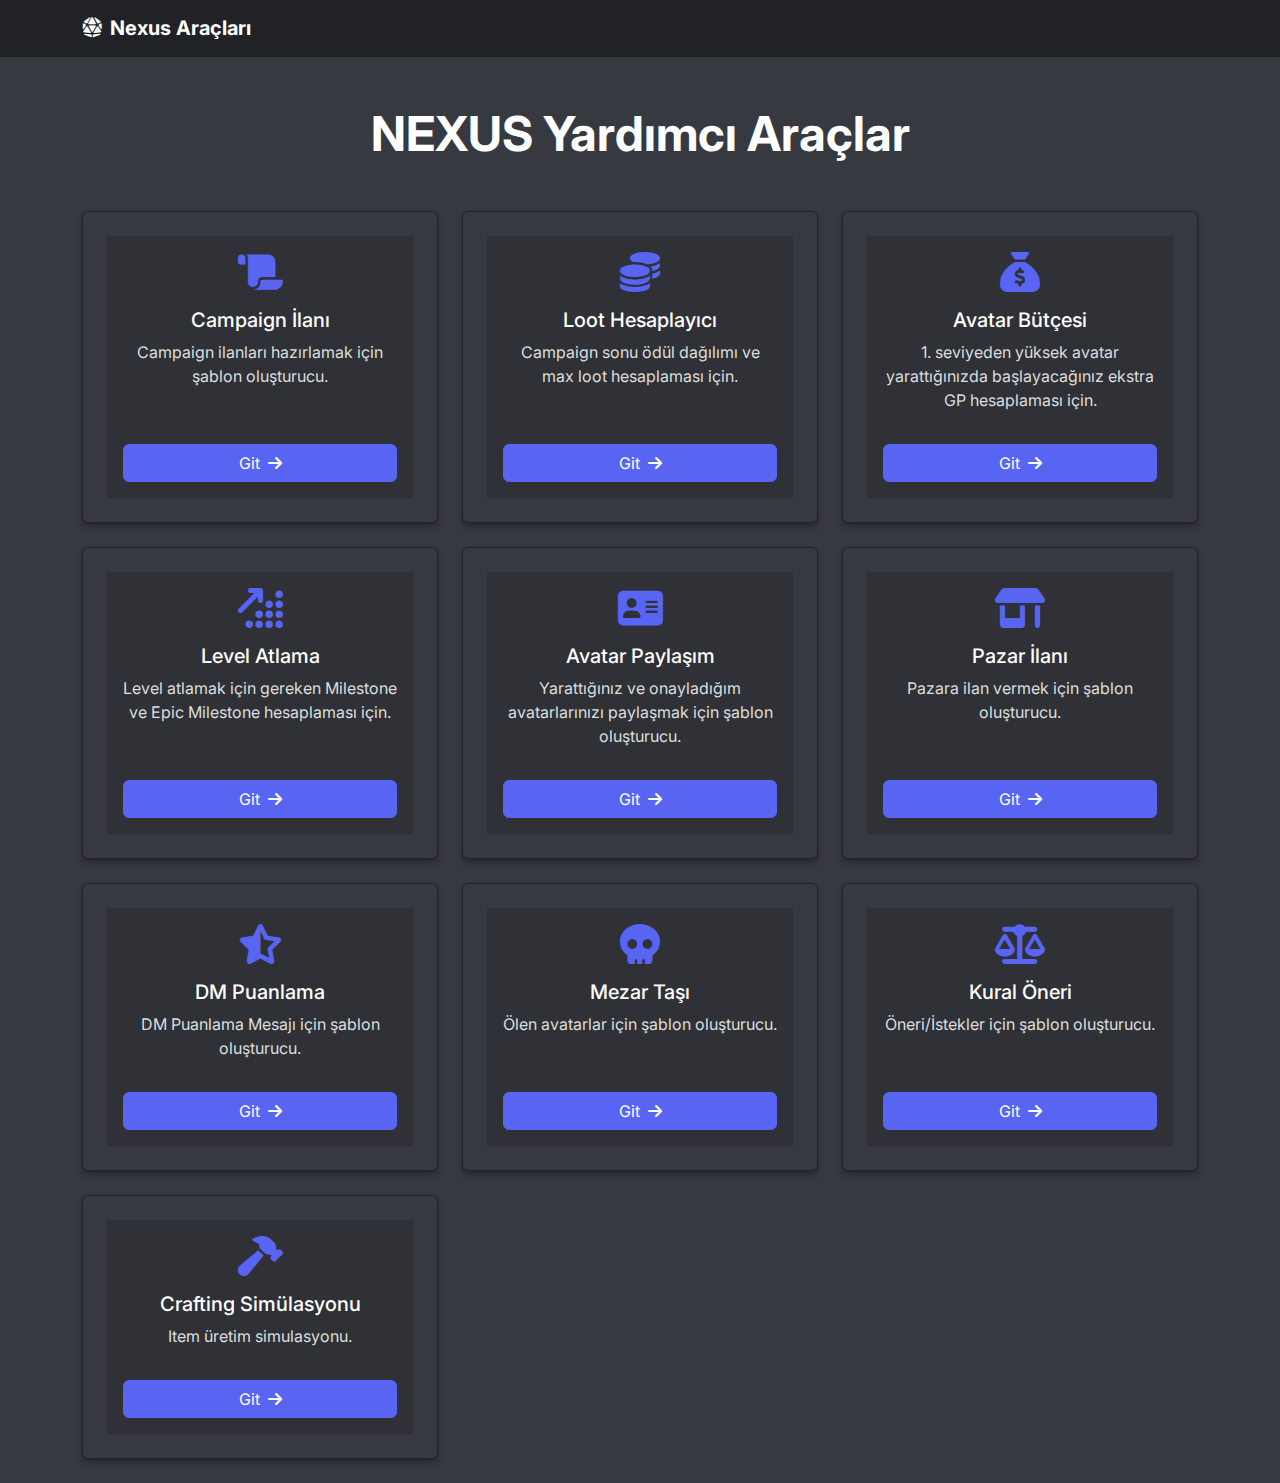
<file: index.html>
<!DOCTYPE html>
<html lang="tr">

<head>
    <meta charset="UTF-8">
    <meta name="viewport" content="width=device-width, initial-scale=1.0">
    <title>Nexus Tools</title>
    <!-- Bootstrap 5 CSS -->
    <link href="https://cdn.jsdelivr.net/npm/bootstrap@5.3.0/dist/css/bootstrap.min.css" rel="stylesheet">
    <!-- FontAwesome -->
    <link href="https://cdnjs.cloudflare.com/ajax/libs/font-awesome/6.4.0/css/all.min.css" rel="stylesheet">
    <!-- Custom CSS -->
    <link href="css/style.css" rel="stylesheet">
</head>

<body>

    <!-- Navbar -->
    <nav class="navbar navbar-expand-lg navbar-dark mb-4">
        <div class="container">
            <a class="navbar-brand" href="#">
                <i class="fa-solid fa-dice-d20 me-2"></i>Nexus Araçları
            </a>
            <div class="text-muted small">
                v1.0
            </div>
        </div>
    </nav>

    <!-- Main Content -->
    <div class="container py-4">

        <!-- Hero Section -->
        <div class="text-center mb-5">
            <h1 class="display-5 fw-bold text-white mb-3">NEXUS Yardımcı Araçlar</h1>
        </div>

        <!-- Tools Grid -->
        <div class="row row-cols-1 row-cols-md-2 row-cols-lg-3 g-4">

            <!-- Module 1 -->
            <div class="col">
                <div class="card module-card h-100 text-center p-4">
                    <div class="card-body d-flex flex-column align-items-center">
                        <i class="fa-solid fa-scroll module-icon"></i>
                        <h5 class="card-title text-white">Campaign İlanı</h5>
                        <p class="card-text text-normal flex-grow-1">Campaign ilanları hazırlamak için şablon
                            oluşturucu.</p>
                        <a href="modules/campaign-ilan/index.html" class="btn btn-primary mt-3 w-100">Git <i
                                class="fa-solid fa-arrow-right list-icon ms-1"></i></a>
                    </div>
                </div>
            </div>

            <!-- Module 2 -->
            <div class="col">
                <div class="card module-card h-100 text-center p-4">
                    <div class="card-body d-flex flex-column align-items-center">
                        <i class="fa-solid fa-coins module-icon"></i>
                        <h5 class="card-title text-white">Loot Hesaplayıcı</h5>
                        <p class="card-text text-normal flex-grow-1">Campaign sonu ödül dağılımı ve max loot hesaplaması
                            için.</p>
                        <a href="modules/loot-hesaplayici/index.html" class="btn btn-primary mt-3 w-100">Git <i
                                class="fa-solid fa-arrow-right list-icon ms-1"></i></a>
                    </div>
                </div>
            </div>

            <!-- Module 3 -->
            <div class="col">
                <div class="card module-card h-100 text-center p-4">
                    <div class="card-body d-flex flex-column align-items-center">
                        <i class="fa-solid fa-sack-dollar module-icon"></i>
                        <h5 class="card-title text-white">Avatar Bütçesi</h5>
                        <p class="card-text text-normal flex-grow-1">1. seviyeden yüksek avatar yarattığınızda
                            başlayacağınız ekstra GP hesaplaması için.</p>
                        <a href="modules/avatar-butce/index.html" class="btn btn-primary mt-3 w-100">Git <i
                                class="fa-solid fa-arrow-right list-icon ms-1"></i></a>
                    </div>
                </div>
            </div>

            <!-- Module 4 -->
            <div class="col">
                <div class="card module-card h-100 text-center p-4">
                    <div class="card-body d-flex flex-column align-items-center">
                        <i class="fa-solid fa-arrow-up-right-dots module-icon"></i>
                        <h5 class="card-title text-white">Level Atlama</h5>
                        <p class="card-text text-normal flex-grow-1">Level atlamak için gereken Milestone ve Epic
                            Milestone hesaplaması için.</p>
                        <a href="modules/level-atlama/index.html" class="btn btn-primary mt-3 w-100">Git <i
                                class="fa-solid fa-arrow-right list-icon ms-1"></i></a>
                    </div>
                </div>
            </div>

            <!-- Module 5 -->
            <div class="col">
                <div class="card module-card h-100 text-center p-4">
                    <div class="card-body d-flex flex-column align-items-center">
                        <i class="fa-solid fa-address-card module-icon"></i>
                        <h5 class="card-title text-white">Avatar Paylaşım</h5>
                        <p class="card-text text-normal flex-grow-1">Yarattığınız ve onayladığım avatarlarınızı
                            paylaşmak için şablon oluşturucu.</p>
                        <a href="modules/avatar-paylasim/index.html" class="btn btn-primary mt-3 w-100">Git <i
                                class="fa-solid fa-arrow-right list-icon ms-1"></i></a>
                    </div>
                </div>
            </div>

            <!-- Module 6 -->
            <div class="col">
                <div class="card module-card h-100 text-center p-4">
                    <div class="card-body d-flex flex-column align-items-center">
                        <i class="fa-solid fa-shop module-icon"></i>
                        <h5 class="card-title text-white">Pazar İlanı</h5>
                        <p class="card-text text-normal flex-grow-1">Pazara ilan vermek için şablon oluşturucu.</p>
                        <a href="modules/pazar-ilan/index.html" class="btn btn-primary mt-3 w-100">Git <i
                                class="fa-solid fa-arrow-right list-icon ms-1"></i></a>
                    </div>
                </div>
            </div>

            <!-- Module 7 -->
            <div class="col">
                <div class="card module-card h-100 text-center p-4">
                    <div class="card-body d-flex flex-column align-items-center">
                        <i class="fa-solid fa-star-half-stroke module-icon"></i>
                        <h5 class="card-title text-white">DM Puanlama</h5>
                        <p class="card-text text-normal flex-grow-1">DM Puanlama Mesajı için şablon oluşturucu.</p>
                        <a href="modules/dm-puanlama/index.html" class="btn btn-primary mt-3 w-100">Git <i
                                class="fa-solid fa-arrow-right list-icon ms-1"></i></a>
                    </div>
                </div>
            </div>

            <!-- Module 8 -->
            <div class="col">
                <div class="card module-card h-100 text-center p-4">
                    <div class="card-body d-flex flex-column align-items-center">
                        <i class="fa-solid fa-skull module-icon"></i>
                        <h5 class="card-title text-white">Mezar Taşı</h5>
                        <p class="card-text text-normal flex-grow-1">Ölen avatarlar için şablon oluşturucu.</p>
                        <a href="modules/mezar-tasi/index.html" class="btn btn-primary mt-3 w-100">Git <i
                                class="fa-solid fa-arrow-right list-icon ms-1"></i></a>
                    </div>
                </div>
            </div>

            <!-- Module 9 -->
            <div class="col">
                <div class="card module-card h-100 text-center p-4">
                    <div class="card-body d-flex flex-column align-items-center">
                        <i class="fa-solid fa-scale-balanced module-icon"></i>
                        <h5 class="card-title text-white">Kural Öneri</h5>
                        <p class="card-text text-normal flex-grow-1">Öneri/İstekler için şablon oluşturucu.</p>
                        <a href="modules/kural-oneri/index.html" class="btn btn-primary mt-3 w-100">Git <i
                                class="fa-solid fa-arrow-right list-icon ms-1"></i></a>
                    </div>
                </div>
            </div>

            <!-- Module 10 -->
            <div class="col">
                <div class="card module-card h-100 text-center p-4">
                    <div class="card-body d-flex flex-column align-items-center">
                        <i class="fa-solid fa-hammer module-icon"></i>
                        <h5 class="card-title text-white">Crafting Simülasyonu</h5>
                        <p class="card-text text-normal flex-grow-1">Item üretim simulasyonu.</p>
                        <a href="modules/crafting/index.html" class="btn btn-primary mt-3 w-100">Git <i
                                class="fa-solid fa-arrow-right list-icon ms-1"></i></a>
                    </div>
                </div>
            </div>

        </div>

    </div>

    <!-- Bootstrap JS Bundle -->
    <script src="https://cdn.jsdelivr.net/npm/bootstrap@5.3.0/dist/js/bootstrap.bundle.min.js"></script>
    <!-- Main JS -->
    <script src="js/main.js"></script>
</body>

</html>
</file>
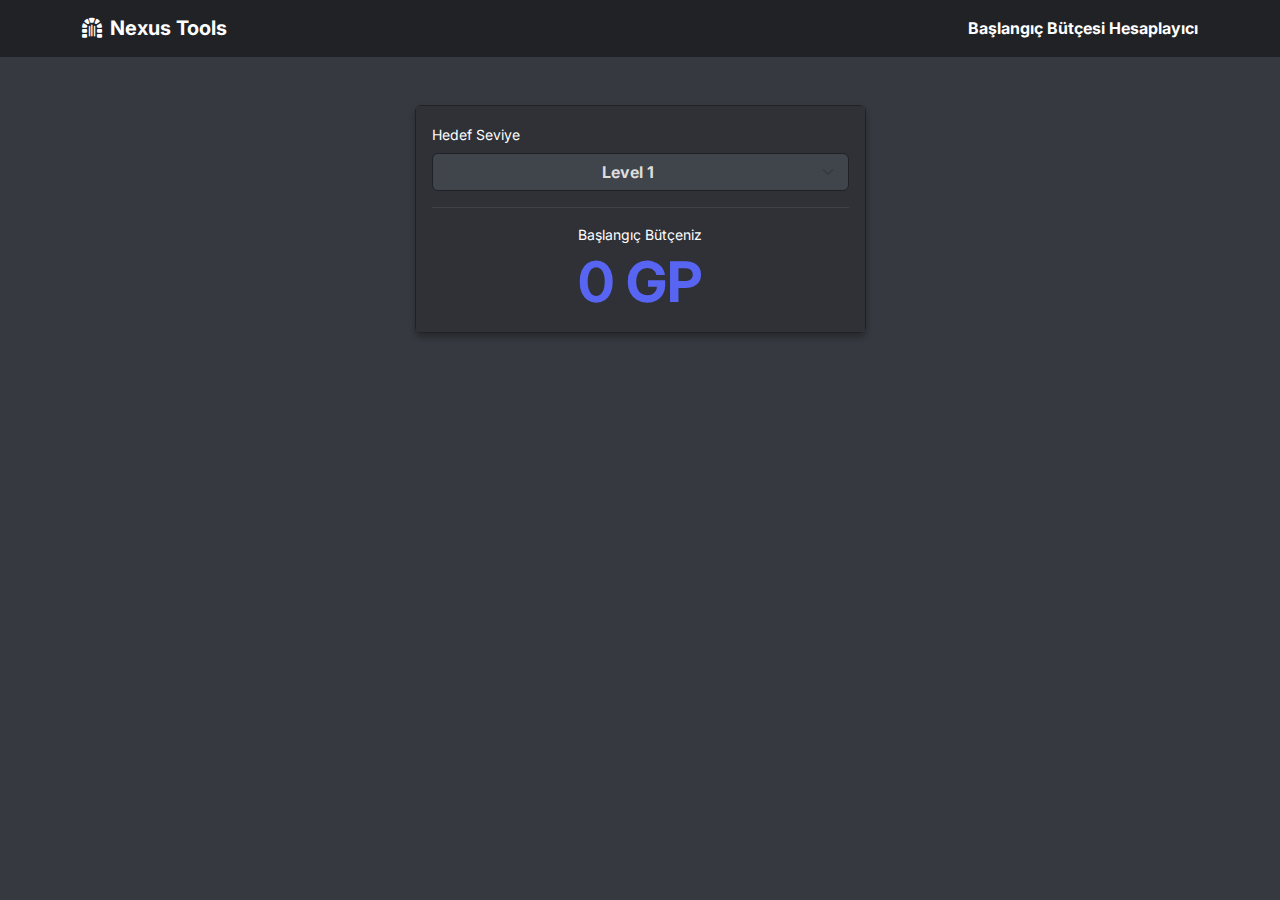
<file: modules/avatar-butce/index.html>
<!DOCTYPE html>
<html lang="tr">

<head>
    <meta charset="UTF-8">
    <meta name="viewport" content="width=device-width, initial-scale=1.0">
    <title>Avatar Bütçesi - Nexus Araçları</title>
    <!-- Bootstrap 5 CSS -->
    <link href="https://cdn.jsdelivr.net/npm/bootstrap@5.3.0/dist/css/bootstrap.min.css" rel="stylesheet">
    <!-- FontAwesome -->
    <link href="https://cdnjs.cloudflare.com/ajax/libs/font-awesome/6.4.0/css/all.min.css" rel="stylesheet">
    <!-- Custom CSS -->
    <link href="../../css/style.css" rel="stylesheet">
</head>

<body>

    <!-- Navbar -->
    <nav class="navbar navbar-expand-lg navbar-dark mb-4">
        <div class="container">
            <a class="navbar-brand" href="../../index.html">
                <i class="fa-solid fa-dungeon me-2"></i>Nexus Tools
            </a>
            <span class="navbar-text text-white fw-bold">
                Başlangıç Bütçesi Hesaplayıcı
            </span>
        </div>
    </nav>

    <!-- Main Content -->
    <div class="container py-4">
        <div class="row justify-content-center">
            <div class="col-md-6 col-lg-5">

                <!-- Calculator Card -->
                <div class="card mb-3">

                    <div class="card-body p-3">

                        <div class="mb-2">
                            <label for="levelSelect" class="form-label text-white small">Hedef Seviye</label>
                            <select class="form-select text-center fw-bold" id="levelSelect">
                                <!-- Options will be generated by JS -->
                            </select>
                        </div>

                        <hr class="border-secondary">

                        <div class="text-center">
                            <div class="text-white small mb-1">Başlangıç Bütçeniz</div>
                            <div class="display-4 fw-bold text-accent" id="totalBudget">0 GP</div>
                        </div>

                    </div>
                </div>

                <!-- Warning Alert -->
                <div class="alert alert-warning d-none" id="highLevelWarning" role="alert">
                    <div class="d-flex align-items-center">
                        <i class="fa-solid fa-triangle-exclamation display-6 me-3"></i>
                        <div>
                            <strong>DİKKAT!</strong>
                            <div class="small">Level 6 ve üzeri başlangıçlar için ADMIN'den özel onay almalısınız.</div>
                        </div>
                    </div>
                </div>

            </div>
        </div>
    </div>

    <!-- Bootstrap JS -->
    <script src="https://cdn.jsdelivr.net/npm/bootstrap@5.3.0/dist/js/bootstrap.bundle.min.js"></script>
    <!-- Main Utility JS -->
    <script src="../../js/main.js"></script>

    <!-- Module Specific JS -->
    <script>
        // Data Table
        const rewardTable = {
            1: 0,
            2: 100,
            3: 200,
            4: 300,
            5: 400,
            6: 500,
            7: 600,
            8: 700,
            9: 800,
            10: 900,
            11: 1000,
            12: 1150,
            13: 1250,
            14: 1350,
            15: 1500,
            16: 1600,
            17: 1800,
            18: 2000,
            19: 2200,
            20: 2400
        };

        const levelSelect = document.getElementById('levelSelect');
        const totalBudgetDisplay = document.getElementById('totalBudget');
        const warningAlert = document.getElementById('highLevelWarning');

        // Initialize Select Options
        for (let i = 1; i <= 20; i++) {
            const option = document.createElement('option');
            option.value = i;
            option.textContent = `Level ${i}`;
            levelSelect.appendChild(option);
        }

        // Calculation Logic
        const calculateBudget = () => {
            const selectedLevel = parseInt(levelSelect.value);
            let total = 0;

            // Cumulative Sum: from Level 2 to Selected Level
            for (let i = 2; i <= selectedLevel; i++) {
                total += rewardTable[i];
            }

            // Update Display
            totalBudgetDisplay.textContent = formatGold(total);

            // Toggle Warning
            if (selectedLevel >= 6) {
                warningAlert.classList.remove('d-none');
            } else {
                warningAlert.classList.add('d-none');
            }
        };

        // Event Listener
        levelSelect.addEventListener('change', calculateBudget);

        // Initial Calculation
        calculateBudget();
    </script>
</body>

</html>
</file>
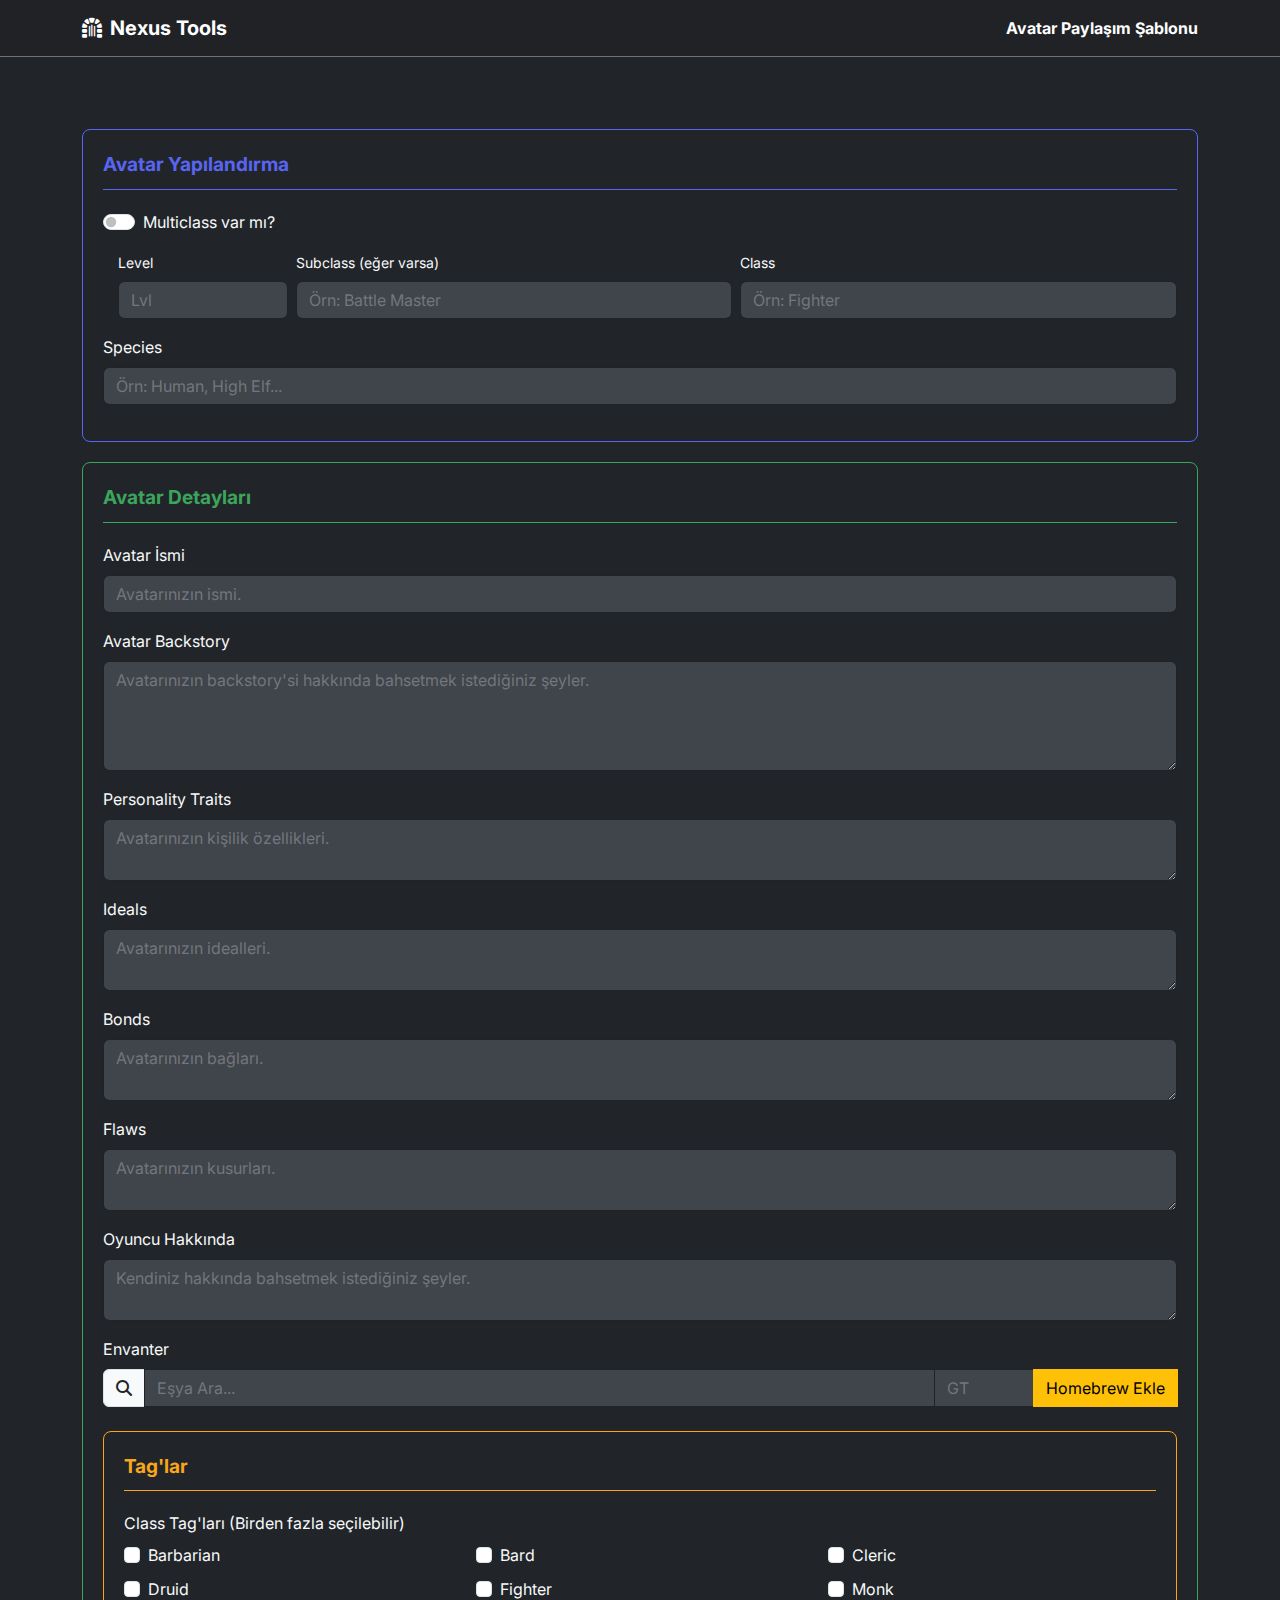
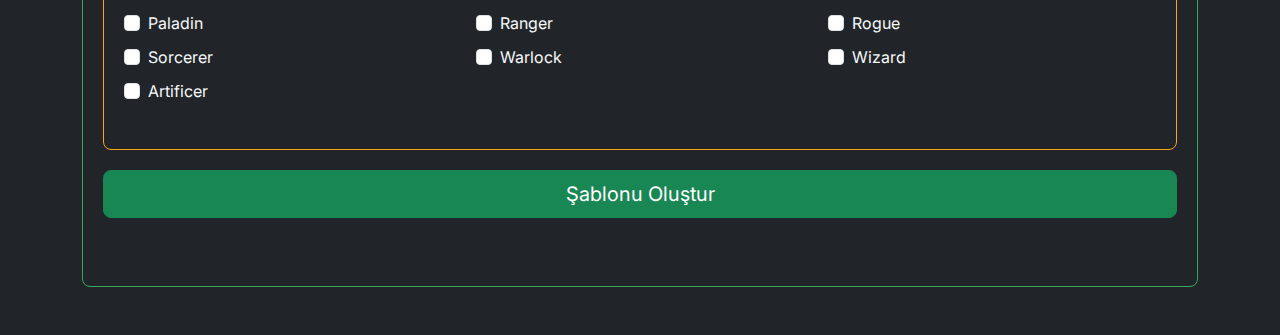
<file: modules/avatar-paylasim/index.html>
<!DOCTYPE html>
<html lang="tr">

<head>
    <meta charset="UTF-8">
    <meta name="viewport" content="width=device-width, initial-scale=1.0">
    <title>Avatar Paylaşım Şablonu - Nexus Tools</title>
    <link href="https://cdn.jsdelivr.net/npm/bootstrap@5.3.2/dist/css/bootstrap.min.css" rel="stylesheet">
    <link href="https://cdnjs.cloudflare.com/ajax/libs/font-awesome/6.4.0/css/all.min.css" rel="stylesheet">
    <link rel="stylesheet" href="../../css/style.css">
    <style>
        .step-section {
            border: 1px solid var(--border-color);
            background-color: var(--card-bg);
            border-radius: 8px;
            padding: 20px;
            margin-bottom: 20px;
        }

        .step-header {
            border-bottom: 1px solid var(--border-color);
            padding-bottom: 10px;
            margin-bottom: 20px;
            font-size: 1.2rem;
            font-weight: bold;
            color: var(--primary-color);
        }

        .btn-check:checked+.btn-outline-primary {
            background-color: var(--primary-color);
            border-color: var(--primary-color);
        }

        .locked-section {
            opacity: 0.7;
            pointer-events: none;
            position: relative;
        }

        /* Unlock button overlay or just standard disabled attribute usage */

        .class-group {
            border-left: 3px solid var(--secondary-color);
            padding-left: 15px;
            margin-bottom: 15px;
        }
    </style>
</head>

<body class="bg-dark text-light">

    <!-- Navbar -->
    <nav class="navbar navbar-expand-lg navbar-dark bg-darker border-bottom border-secondary mb-4">
        <div class="container">
            <a class="navbar-brand" href="../../index.html">
                <i class="fa-solid fa-dungeon me-2"></i>Nexus Tools
            </a>
            <button class="navbar-toggler" type="button" data-bs-toggle="collapse" data-bs-target="#navbarNav">
                <span class="navbar-toggler-icon"></span>
            </button>
            <div class="collapse navbar-collapse" id="navbarNav">
                <span class="navbar-text text-white fw-bold ms-auto">
                    Avatar Paylaşım Şablonu
                </span>
            </div>
        </div>
    </nav>

    <div class="container mb-5">
        <p class="text-center text-muted mb-4">Yeni karakterinizi forumda paylaşmak için bu şablonu kullanın.</p>

        <!-- Section A: Header Info -->
        <div class="step-section" id="section-a" style="border-color: var(--accent-color);">
            <div class="step-header" style="border-bottom-color: var(--accent-color); color: var(--accent-color);">Avatar Yapılandırma</div>
            <form id="form-section-a">
                <div class="mb-3 form-check form-switch">
                    <input class="form-check-input" type="checkbox" id="multiclassToggle">
                    <label class="form-check-label" for="multiclassToggle">Multiclass var mı?</label>
                </div>

                <div class="mb-3 d-none" id="classCountContainer">
                    <label for="classCount" class="form-label">Sınıf Sayısı (2-5)</label>
                    <input type="number" class="form-control" id="classCount" min="2" max="5" value="2">
                </div>

                <div id="classInputsContainer">
                    <!-- Dynamic Class Inputs will appear here -->
                </div>

                <div class="mb-3 mt-3">
                    <label for="species" class="form-label">Species</label>
                    <input type="text" class="form-control" id="species" placeholder="Örn: Human, High Elf..." required>
                </div>
            </form>
        </div>

        <!-- Section B: Message Content -->
        <div class="step-section" id="section-b" style="border-color: var(--success-color);">
            <div class="step-header" style="border-bottom-color: var(--success-color); color: var(--success-color);">Avatar Detayları</div>
            <form id="form-section-b">
                <div class="mb-3">
                    <label for="avatarName" class="form-label">Avatar İsmi</label>
                    <input type="text" class="form-control" id="avatarName" placeholder="Avatarınızın ismi." required>
                </div>

                <div class="mb-3">
                    <label for="backstory" class="form-label">Avatar Backstory</label>
                    <textarea class="form-control" id="backstory" rows="4"
                        placeholder="Avatarınızın backstory'si hakkında bahsetmek istediğiniz şeyler."
                        required></textarea>
                </div>

                <div class="mb-3">
                    <label for="personalityTraits" class="form-label">Personality Traits</label>
                    <textarea class="form-control" id="personalityTraits" rows="2"
                        placeholder="Avatarınızın kişilik özellikleri." required></textarea>
                </div>

                <div class="mb-3">
                    <label for="ideals" class="form-label">Ideals</label>
                    <textarea class="form-control" id="ideals" rows="2"
                        placeholder="Avatarınızın idealleri." required></textarea>
                </div>

                <div class="mb-3">
                    <label for="bonds" class="form-label">Bonds</label>
                    <textarea class="form-control" id="bonds" rows="2"
                        placeholder="Avatarınızın bağları." required></textarea>
                </div>

                <div class="mb-3">
                    <label for="flaws" class="form-label">Flaws</label>
                    <textarea class="form-control" id="flaws" rows="2"
                        placeholder="Avatarınızın kusurları." required></textarea>
                </div>

                <div class="mb-3">
                    <label for="aboutPlayer" class="form-label">Oyuncu Hakkında</label>
                    <textarea class="form-control" id="aboutPlayer" rows="2"
                        placeholder="Kendiniz hakkında bahsetmek istediğiniz şeyler." required></textarea>
                </div>

                <!-- Envanter Section -->
                <div class="mb-3">
                    <label class="form-label">Envanter</label>
                    <div class="input-group mb-2 position-relative">
                        <span class="input-group-text"><i class="fa-solid fa-search"></i></span>
                        <input type="text" class="form-control" id="inventorySearch" placeholder="Eşya Ara..." autocomplete="off">
                        <input type="number" class="form-control" id="inventoryPrice" placeholder="GT" style="max-width: 100px;">
                        <button class="btn btn-warning" type="button" id="btnAddInventory">Homebrew Ekle</button>
                        <div id="inventory-autocomplete-list" class="autocomplete-items"></div>
                    </div>
                    <small id="inventoryWarning" class="text-danger d-none mb-2 d-block fw-bold"></small>
                    <div id="inventoryContainer" class="d-flex flex-wrap gap-2">
                        <!-- Chips will go here -->
                    </div>
            </form>
        </div>

        <!-- Section C: Tags -->
        <div class="step-section" id="section-c" style="border-color: var(--warning-color);">
            <div class="step-header" style="border-bottom-color: var(--warning-color); color: var(--warning-color);">Tag'lar</div>
            <form id="form-section-c">
                <div class="mb-3">
                    <label class="form-label d-block">Class Tag'ları (Birden fazla seçilebilir)</label>
                    <div class="row" id="classCheckboxes">
                        <!-- Checkboxes will be populated by JS -->
                    </div>
                </div>
            </form>
        </div>

        <!-- Generate Button -->
        <div class="d-grid mb-5">
            <button class="btn btn-success btn-lg" id="btn-generate" onclick="generateTemplate()">
                Şablonu Oluştur
            </button>
            <div id="generateWarning" class="alert alert-danger mt-3 d-none" role="alert">
                Lütfen tüm zorunlu alanları doldurun ve geçerli seçimler yapın.
            </div>
        </div>

        <!-- Result Section -->
        <div class="step-section d-none" id="result-card" style="border-color: var(--success-color);">
            <div class="step-header d-flex justify-content-between align-items-center" style="border-bottom-color: var(--success-color); color: var(--success-color);">
                <span>Oluşturulan Şablon</span>
                <button class="btn btn-sm btn-outline-light" id="btnCopyResult" onclick="copyResultLocal('resultOutput')">
                    <i class="fa-solid fa-copy"></i>
                </button>
            </div>
            <div class="bg-darker p-3 rounded position-relative">
                <textarea class="form-control bg-dark text-light font-monospace border-0" id="resultOutput" rows="10"
                    readonly style="resize: none;"></textarea>
            </div>
        </div>

    </div>



    <script src="https://cdn.jsdelivr.net/npm/bootstrap@5.3.2/dist/js/bootstrap.bundle.min.js"></script>
    <script src="../../js/all-items.js"></script>
    <script src="script.js"></script>
</body>

</html>
</file>
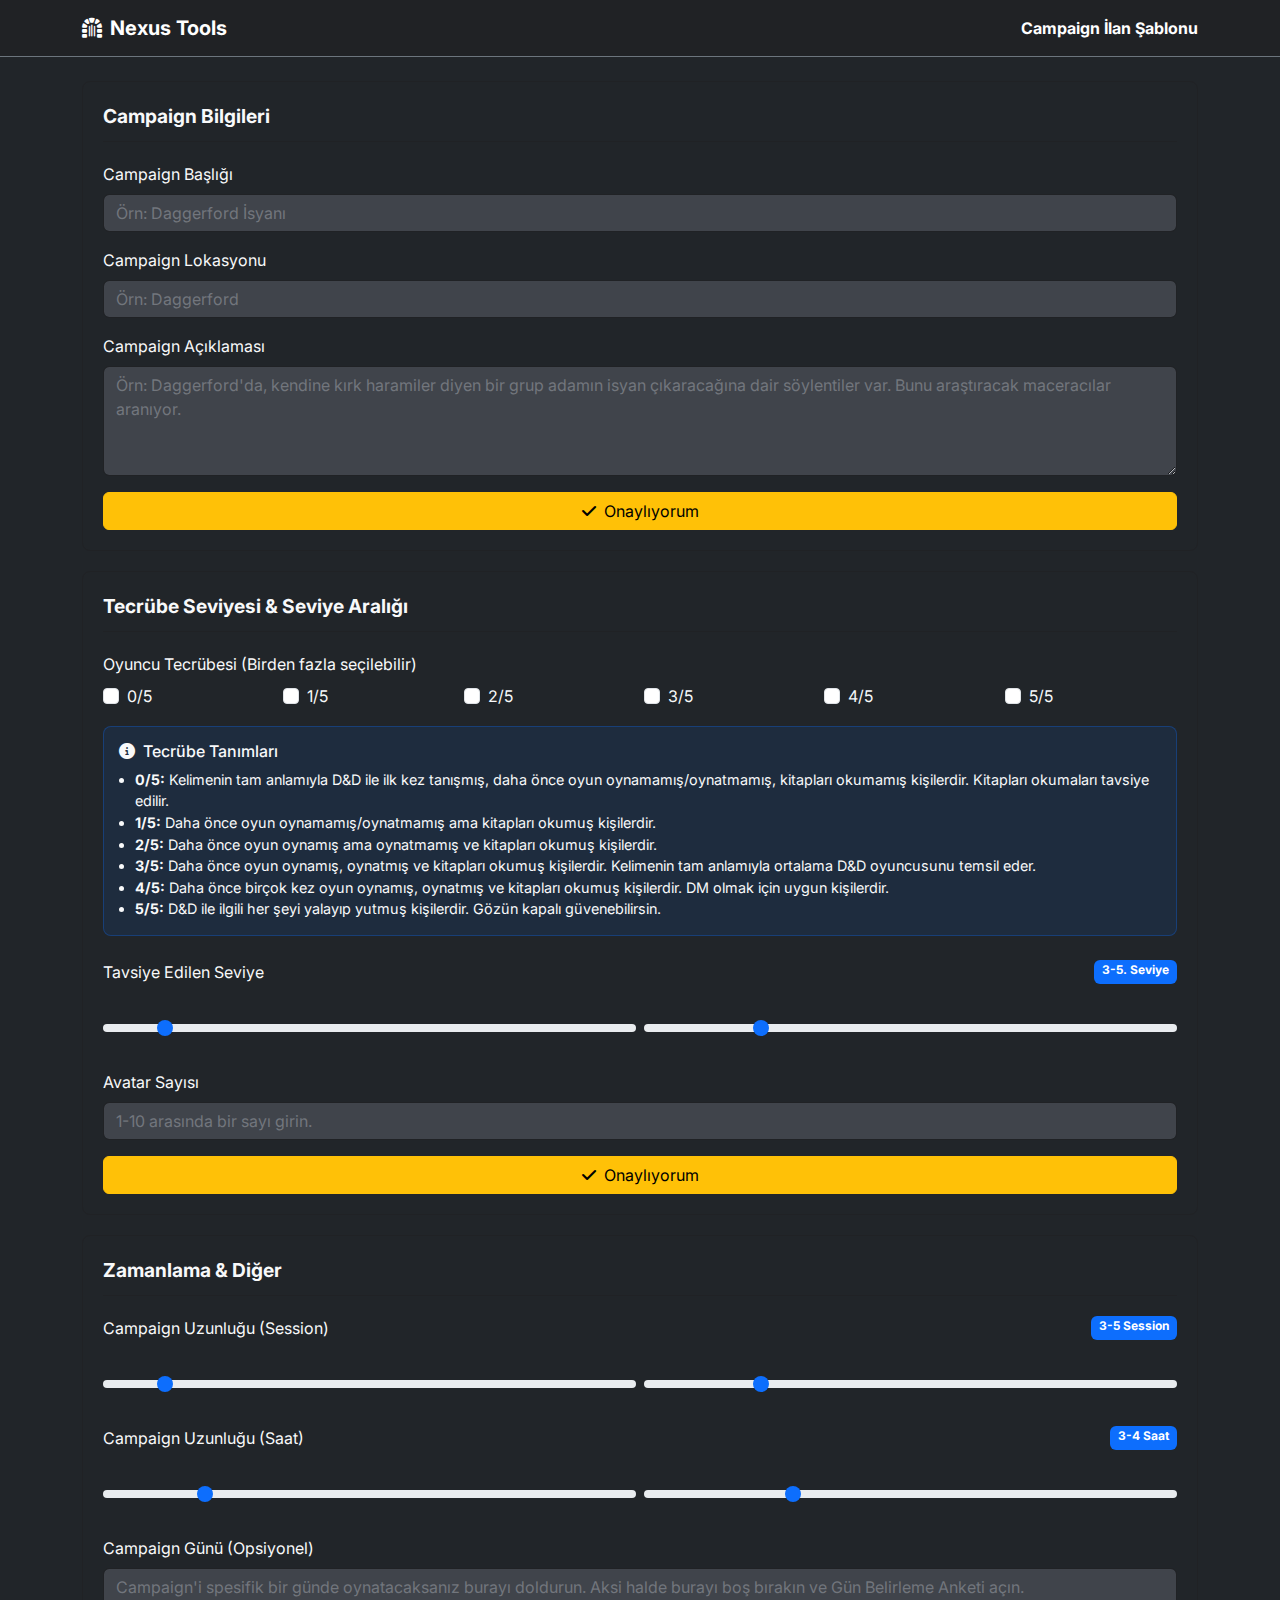
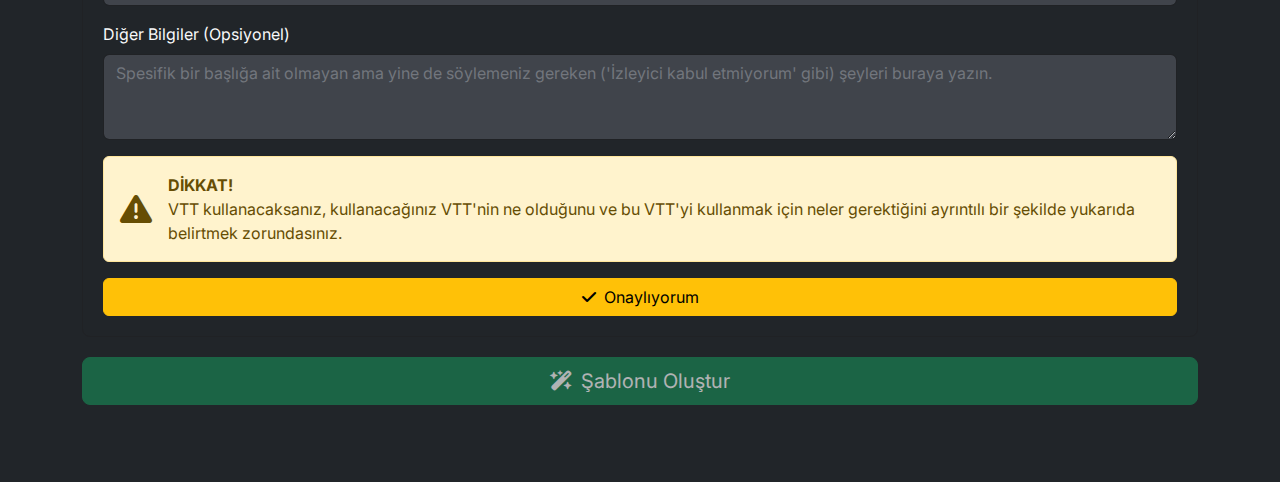
<file: modules/campaign-ilan/index.html>
<!DOCTYPE html>
<html lang="tr">

<head>
    <meta charset="UTF-8">
    <meta name="viewport" content="width=device-width, initial-scale=1.0">
    <title>Campaign İlan Şablonu - Nexus Tools</title>
    <link href="https://cdn.jsdelivr.net/npm/bootstrap@5.3.2/dist/css/bootstrap.min.css" rel="stylesheet">
    <link href="https://cdnjs.cloudflare.com/ajax/libs/font-awesome/6.4.0/css/all.min.css" rel="stylesheet">
    <link rel="stylesheet" href="../../css/style.css">
    <style>
        .section-card {
            border: 1px solid var(--border-color);
            background-color: var(--card-bg);
            border-radius: 8px;
            padding: 20px;
            margin-bottom: 20px;
        }

        .section-header {
            border-bottom: 1px solid var(--border-color);
            padding-bottom: 10px;
            margin-bottom: 20px;
            font-size: 1.2rem;
            font-weight: bold;
            color: var(--primary-color);
        }

        .info-box {
            background-color: rgba(13, 110, 253, 0.1);
            border: 1px solid rgba(13, 110, 253, 0.3);
            border-radius: 8px;
            padding: 15px;
            margin-bottom: 20px;
            font-size: 0.9rem;
        }

        .info-box h5 {
            color: #5aa6ff;
            font-size: 1rem;
            margin-bottom: 10px;
        }

        .slider-container {
            position: relative;
            height: 40px;
            display: flex;
            align-items: center;
        }

        /* Dual Slider Logic handled via standard inputs in specialized containers for simplicity/accessibility 
           or via custom component. Using standard range inputs next to each other for Min/Max simplicity first. */
    </style>
</head>

<body class="bg-dark text-light">

    <!-- Navbar -->
    <nav class="navbar navbar-expand-lg navbar-dark bg-darker border-bottom border-secondary mb-4">
        <div class="container">
            <a class="navbar-brand" href="../../index.html">
                <i class="fa-solid fa-dungeon me-2"></i>Nexus Tools
            </a>
            <span class="navbar-text text-white fw-bold">Campaign İlan Şablonu</span>
        </div>
    </nav>

    <div class="container mb-5">


        <!-- Info Section (Tecrübe Tanımları) -->


        <!-- Section A: Basic Info -->
        <div class="section-card" id="section-a">
            <div class="section-header">Campaign Bilgileri</div>
            <form id="form-section-a">
                <div class="mb-3">
                    <label for="campaignTitle" class="form-label">Campaign Başlığı</label>
                    <input type="text" class="form-control" id="campaignTitle" placeholder="Örn: Daggerford İsyanı"
                        required>
                </div>
                <div class="mb-3">
                    <label for="campaignLocation" class="form-label">Campaign Lokasyonu</label>
                    <input type="text" class="form-control" id="campaignLocation" placeholder="Örn: Daggerford"
                        required>
                </div>
                <div class="mb-3">
                    <label for="campaignDesc" class="form-label">Campaign Açıklaması</label>
                    <textarea class="form-control" id="campaignDesc" rows="4"
                        placeholder="Örn: Daggerford'da, kendine kırk haramiler diyen bir grup adamın isyan çıkaracağına dair söylentiler var. Bunu araştıracak maceracılar aranıyor."
                        required></textarea>
                </div>
                <div class="d-grid">
                    <button type="button" class="btn btn-warning" onclick="toggleApproval('section-a')"
                        id="btn-approve-a">
                        <i class="fa-solid fa-check me-2"></i>Onaylıyorum
                    </button>
                    <div id="warning-section-a" class="text-danger small mt-2 text-center d-none"></div>
                </div>
            </form>
        </div>

        <!-- Section B: Details (Exp, Level, Avatar) -->
        <div class="section-card" id="section-b">
            <div class="section-header">Tecrübe Seviyesi & Seviye Aralığı</div>
            <form id="form-section-b">

                <!-- Experience Tags -->
                <div class="mb-4">
                    <label class="form-label d-block">Oyuncu Tecrübesi (Birden fazla seçilebilir)</label>
                    <div class="row g-2" id="expCheckboxes">
                        <!-- Populated by JS -->
                    </div>
                    <div class="info-box mt-3 small" style="font-size: 0.9rem;">
                        <h6 class="mb-2"><i class="fa-solid fa-circle-info me-2"></i>Tecrübe Tanımları</h6>
                        <ul class="mb-0 ps-3">
                            <li><strong>0/5:</strong> Kelimenin tam anlamıyla D&D ile ilk kez tanışmış, daha önce oyun
                                oynamamış/oynatmamış, kitapları okumamış kişilerdir. Kitapları okumaları tavsiye edilir.
                            </li>
                            <li><strong>1/5:</strong> Daha önce oyun oynamamış/oynatmamış ama kitapları okumuş
                                kişilerdir.</li>
                            <li><strong>2/5:</strong> Daha önce oyun oynamış ama oynatmamış ve kitapları okumuş
                                kişilerdir.</li>
                            <li><strong>3/5:</strong> Daha önce oyun oynamış, oynatmış ve kitapları okumuş kişilerdir.
                                Kelimenin tam
                                anlamıyla ortalama D&D oyuncusunu temsil eder.</li>
                            <li><strong>4/5:</strong> Daha önce birçok kez oyun oynamış, oynatmış ve kitapları okumuş
                                kişilerdir. DM
                                olmak için uygun kişilerdir.</li>
                            <li><strong>5/5:</strong> D&D ile ilgili her şeyi yalayıp yutmuş kişilerdir. Gözün kapalı
                                güvenebilirsin.</li>
                        </ul>
                    </div>
                </div>

                <!-- Level Range -->
                <div class="mb-4">
                    <label class="form-label d-flex justify-content-between">
                        <span>Tavsiye Edilen Seviye</span>
                        <span class="badge bg-primary" id="levelDisplay">3-5. Seviye</span>
                    </label>
                    <div class="row g-2 align-items-center">
                        <div class="col-6">
                            <label class="small text-muted">Min</label>
                            <input type="range" class="form-range" id="levelMin" min="1" max="20" value="3">
                        </div>
                        <div class="col-6">
                            <label class="small text-muted">Max</label>
                            <input type="range" class="form-range" id="levelMax" min="1" max="20" value="5">
                        </div>
                    </div>
                </div>

                <!-- Avatar Count -->
                <div class="mb-3">
                    <label for="avatarCount" class="form-label">Avatar Sayısı</label>
                    <input type="number" class="form-control" id="avatarCount" min="1" max="10"
                        placeholder="1-10 arasında bir sayı girin." required>
                </div>

                <div class="d-grid">
                    <button type="button" class="btn btn-warning" onclick="toggleApproval('section-b')"
                        id="btn-approve-b">
                        <i class="fa-solid fa-check me-2"></i>Onaylıyorum
                    </button>
                    <div id="warning-section-b" class="text-danger small mt-2 text-center d-none"></div>
                </div>
            </form>
        </div>

        <!-- Section C: Timing & Other -->
        <div class="section-card" id="section-c">
            <div class="section-header">Zamanlama & Diğer</div>
            <form id="form-section-c">

                <!-- Session Length -->
                <div class="mb-4">
                    <label class="form-label d-flex justify-content-between">
                        <span>Campaign Uzunluğu (Session)</span>
                        <span class="badge bg-primary" id="sessionDisplay">3-5 Session</span>
                    </label>
                    <div class="row g-2 align-items-center">
                        <div class="col-6">
                            <label class="small text-muted">Min</label>
                            <input type="range" class="form-range" id="sessionMin" min="1" max="20" value="3">
                        </div>
                        <div class="col-6">
                            <label class="small text-muted">Max</label>
                            <input type="range" class="form-range" id="sessionMax" min="1" max="20" value="5">
                        </div>
                    </div>
                </div>

                <!-- Hour Length -->
                <div class="mb-4">
                    <label class="form-label d-flex justify-content-between">
                        <span>Campaign Uzunluğu (Saat)</span>
                        <span class="badge bg-primary" id="hourDisplay">3-4 Saat</span>
                    </label>
                    <div class="row g-2 align-items-center">
                        <div class="col-6">
                            <label class="small text-muted">Min</label>
                            <input type="range" class="form-range" id="hourMin" min="1" max="12" step="0.5" value="3">
                        </div>
                        <div class="col-6">
                            <label class="small text-muted">Max</label>
                            <input type="range" class="form-range" id="hourMax" min="1" max="12" step="0.5" value="4">
                        </div>
                    </div>
                </div>

                <!-- Day -->
                <div class="mb-3">
                    <label for="campaignDay" class="form-label">Campaign Günü (Opsiyonel)</label>
                    <input type="text" class="form-control" id="campaignDay"
                        placeholder="Campaign'i spesifik bir günde oynatacaksanız burayı doldurun. Aksi halde burayı boş bırakın ve Gün Belirleme Anketi açın.">
                </div>

                <!-- Other Info -->
                <div class="mb-3">
                    <label for="otherInfo" class="form-label">Diğer Bilgiler (Opsiyonel)</label>
                    <textarea class="form-control" id="otherInfo" rows="3"
                        placeholder="Spesifik bir başlığa ait olmayan ama yine de söylemeniz gereken ('İzleyici kabul etmiyorum' gibi) şeyleri buraya yazın."></textarea>
                    <div class="alert alert-warning d-flex align-items-center mt-3 mb-0" role="alert">
                        <i class="fa-solid fa-triangle-exclamation fa-2x me-3"></i>
                        <div>
                            <strong>DİKKAT!</strong><br>
                            VTT kullanacaksanız, kullanacağınız VTT'nin ne olduğunu ve bu VTT'yi kullanmak için neler
                            gerektiğini ayrıntılı bir şekilde yukarıda belirtmek zorundasınız.
                        </div>
                    </div>
                </div>

                <div class="d-grid">
                    <button type="button" class="btn btn-warning" onclick="toggleApproval('section-c')"
                        id="btn-approve-c">
                        <i class="fa-solid fa-check me-2"></i>Onaylıyorum
                    </button>
                    <div id="warning-section-c" class="text-danger small mt-2 text-center d-none"></div>
                </div>
            </form>
        </div>

        <!-- Generate Button -->
        <div class="d-grid mb-5">
            <button class="btn btn-success btn-lg" id="btn-generate" disabled onclick="generateTemplate()">
                <i class="fa-solid fa-wand-magic-sparkles me-2"></i>Şablonu Oluştur
            </button>
            <small class="text-muted text-center mt-2">Tüm bölümleri onayladıktan sonra oluşturabilirsiniz.</small>
        </div>

        <!-- Result Section -->
        <div class="section-card d-none" id="result-card">
            <div class="section-header d-flex justify-content-between align-items-center">
                <span>Oluşturulan Şablon</span>
                <button class="btn btn-sm btn-outline-light" onclick="copyResult()">
                    <i class="fa-regular fa-copy me-1"></i>Kopyala
                </button>
            </div>
            <div class="bg-darker p-3 rounded position-relative">
                <pre id="resultOutput" class="text-light m-0"
                    style="white-space: pre-wrap; font-family: monospace;"></pre>
            </div>
        </div>

    </div>

    <!-- Toast -->
    <div class="toast-container position-fixed bottom-0 end-0 p-3">
        <div id="liveToast" class="toast" role="alert">
            <div class="toast-header bg-success text-white">
                <strong class="me-auto">Başarılı</strong>
                <button type="button" class="btn-close btn-close-white" data-bs-dismiss="toast"></button>
            </div>
            <div class="toast-body text-dark">Panoya kopyalandı!</div>
        </div>
    </div>

    <script src="https://cdn.jsdelivr.net/npm/bootstrap@5.3.2/dist/js/bootstrap.bundle.min.js"></script>
    <script src="script.js"></script>
</body>

</html>
</file>
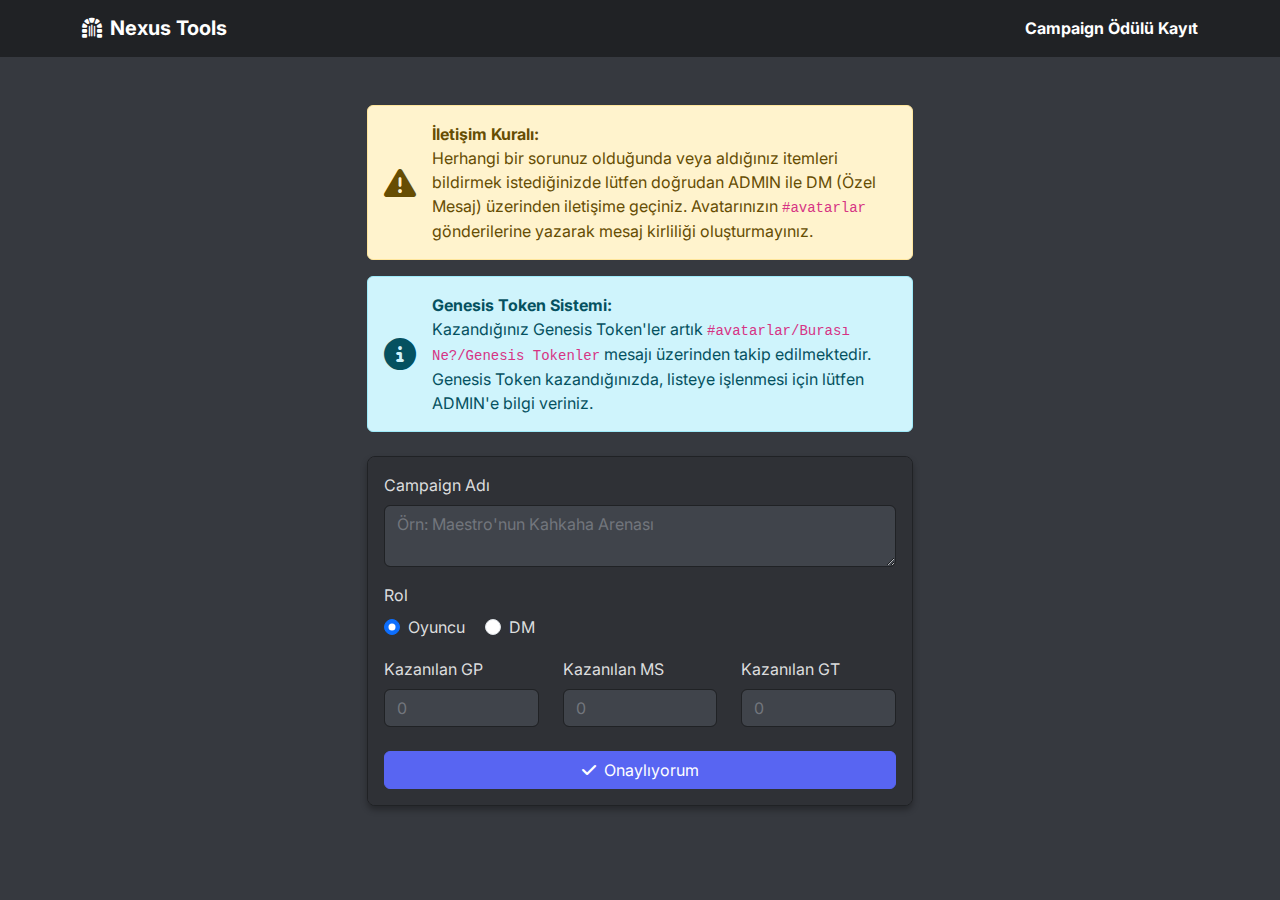
<file: modules/campaign-odulu-kayit/index.html>
<!DOCTYPE html>
<html lang="tr">

<head>
    <meta charset="UTF-8">
    <meta name="viewport" content="width=device-width, initial-scale=1.0">
    <title>Campaign Ödülü Kayıt - Nexus Araçları</title>
    <!-- Bootstrap 5 CSS -->
    <link href="https://cdn.jsdelivr.net/npm/bootstrap@5.3.0/dist/css/bootstrap.min.css" rel="stylesheet">
    <!-- FontAwesome -->
    <link href="https://cdnjs.cloudflare.com/ajax/libs/font-awesome/6.4.0/css/all.min.css" rel="stylesheet">
    <!-- Custom CSS -->
    <link href="../../css/style.css" rel="stylesheet">
</head>

<body>

    <!-- Navbar -->
    <nav class="navbar navbar-expand-lg navbar-dark mb-4">
        <div class="container">
            <a class="navbar-brand" href="../../index.html">
                <i class="fa-solid fa-dungeon me-2"></i>Nexus Tools
            </a>
            <span class="navbar-text text-white fw-bold">
                Campaign Ödülü Kayıt
            </span>
        </div>
    </nav>

    <!-- Main Content -->
    <div class="container py-4">
        <div class="row justify-content-center">
            <div class="col-md-8 col-lg-6">

                <!-- Alerts Section -->
                <div class="alert alert-warning d-flex align-items-center mb-3" role="alert">
                    <i class="fa-solid fa-triangle-exclamation fa-2x me-3"></i>
                    <div>
                        <strong>İletişim Kuralı:</strong><br>
                        Herhangi bir sorunuz olduğunda veya aldığınız itemleri bildirmek istediğinizde lütfen doğrudan 
                        ADMIN ile DM (Özel Mesaj) üzerinden iletişime geçiniz. Avatarınızın <code>#avatarlar</code> 
                        gönderilerine yazarak mesaj kirliliği oluşturmayınız.
                    </div>
                </div>

                <div class="alert alert-info d-flex align-items-center mb-4" role="alert">
                    <i class="fa-solid fa-circle-info fa-2x me-3"></i>
                    <div>
                        <strong>Genesis Token Sistemi:</strong><br>
                        Kazandığınız Genesis Token'ler artık <code>#avatarlar/Burası Ne?/Genesis Tokenler</code> 
                        mesajı üzerinden takip edilmektedir. Genesis Token kazandığınızda, listeye işlenmesi için 
                        lütfen ADMIN'e bilgi veriniz.
                    </div>
                </div>

                <!-- Input Card -->
                <div class="card mb-4 overflow-hidden rounded-3">
                    <div class="card-body">
                        <form id="campaignAwardForm">
                            <!-- Campaign Name -->
                            <div class="mb-3">
                                <label for="campaignName" class="form-label">Campaign Adı</label>
                                <textarea class="form-control" id="campaignName" rows="2"
                                    placeholder="Örn: Maestro'nun Kahkaha Arenası" required></textarea>
                            </div>

                            <!-- Role -->
                            <div class="mb-3">
                                <label class="form-label d-block">Rol</label>
                                <div class="form-check form-check-inline">
                                    <input class="form-check-input" type="radio" name="roleOptions" id="rolePlayer"
                                        value="Oyuncu" checked>
                                    <label class="form-check-label" for="rolePlayer">Oyuncu</label>
                                </div>
                                <div class="form-check form-check-inline">
                                    <input class="form-check-input" type="radio" name="roleOptions" id="roleDM"
                                        value="DM">
                                    <label class="form-check-label" for="roleDM">DM</label>
                                </div>
                            </div>

                            <!-- Rewards -->
                            <div class="row">
                                <div class="col-md-4 mb-3">
                                    <label for="goldReward" class="form-label">Kazanılan GP</label>
                                    <input type="number" class="form-control" id="goldReward" min="0" step="1"
                                        placeholder="0" required>
                                </div>
                                <div class="col-md-4 mb-3">
                                    <label for="milestoneReward" class="form-label">Kazanılan MS</label>
                                    <input type="number" class="form-control" id="milestoneReward" min="0" step="1"
                                        placeholder="0" required>
                                </div>
                                <div class="col-md-4 mb-3">
                                    <label for="tokenReward" class="form-label">Kazanılan GT</label>
                                    <input type="number" class="form-control" id="tokenReward" min="0" step="1"
                                        placeholder="0" required>
                                </div>
                            </div>

                            <!-- Action Button -->
                            <div class="d-grid gap-2 mt-2">
                                <button type="submit" class="btn btn-primary" id="approveBtn">
                                    <i class="fa-solid fa-check me-2"></i>Onaylıyorum
                                </button>
                                <button type="button" class="btn btn-secondary d-none" id="editBtn">
                                    <i class="fa-solid fa-pen-to-square me-2"></i>Düzenle
                                </button>
                            </div>
                        </form>
                    </div>
                </div>

                <!-- Result Card -->
                <div class="card d-none" id="resultCard">
                    <div class="card-header">
                        Oluşturulan Şablon
                    </div>
                    <div class="card-body">
                        <div class="position-relative">
                            <textarea class="form-control bg-dark text-light font-monospace" id="resultArea" rows="6"
                                readonly></textarea>
                            <button class="btn btn-sm btn-light position-absolute top-0 end-0 m-2"
                                onclick="copyToClipboard('resultArea')">
                                <i class="fa-solid fa-copy"></i>
                            </button>
                        </div>
                    </div>
                </div>

            </div>
        </div>
    </div>

    <!-- Bootstrap JS -->
    <script src="https://cdn.jsdelivr.net/npm/bootstrap@5.3.0/dist/js/bootstrap.bundle.min.js"></script>
    <!-- Main Utility JS -->
    <script src="../../js/main.js"></script>

    <!-- Module Specific JS -->
    <script>
        const form = document.getElementById('campaignAwardForm');
        const approveBtn = document.getElementById('approveBtn');
        const editBtn = document.getElementById('editBtn');
        const resultCard = document.getElementById('resultCard');
        const resultArea = document.getElementById('resultArea');

        // Form Submit
        form.addEventListener('submit', (e) => {
            e.preventDefault();

            // Get Values
            const campaign = document.getElementById('campaignName').value.trim();
            const role = document.querySelector('input[name="roleOptions"]:checked').value;
            const gp = document.getElementById('goldReward').value;
            const ms = document.getElementById('milestoneReward').value;
            const gt = document.getElementById('tokenReward').value;

            // Generate Markdown
            const markdown = `Campaign adı: ${campaign}\nRole: ${role}\nGP: ${gp}\nMS: ${ms}\nGT: ${gt}`;

            // Show Result
            resultArea.value = markdown;
            resultCard.classList.remove('d-none');

            // Lock Inputs
            toggleInputs('campaignAwardForm', true);

            // Swap Buttons
            approveBtn.classList.add('d-none');
            editBtn.classList.remove('d-none');
        });

        // Edit Button
        editBtn.addEventListener('click', () => {
            // Unlock Inputs
            toggleInputs('campaignAwardForm', false);

            // Hide Result
            resultCard.classList.add('d-none');

            // Swap Buttons
            approveBtn.classList.remove('d-none');
            editBtn.classList.add('d-none');
        });
    </script>
</body>

</html>
</file>
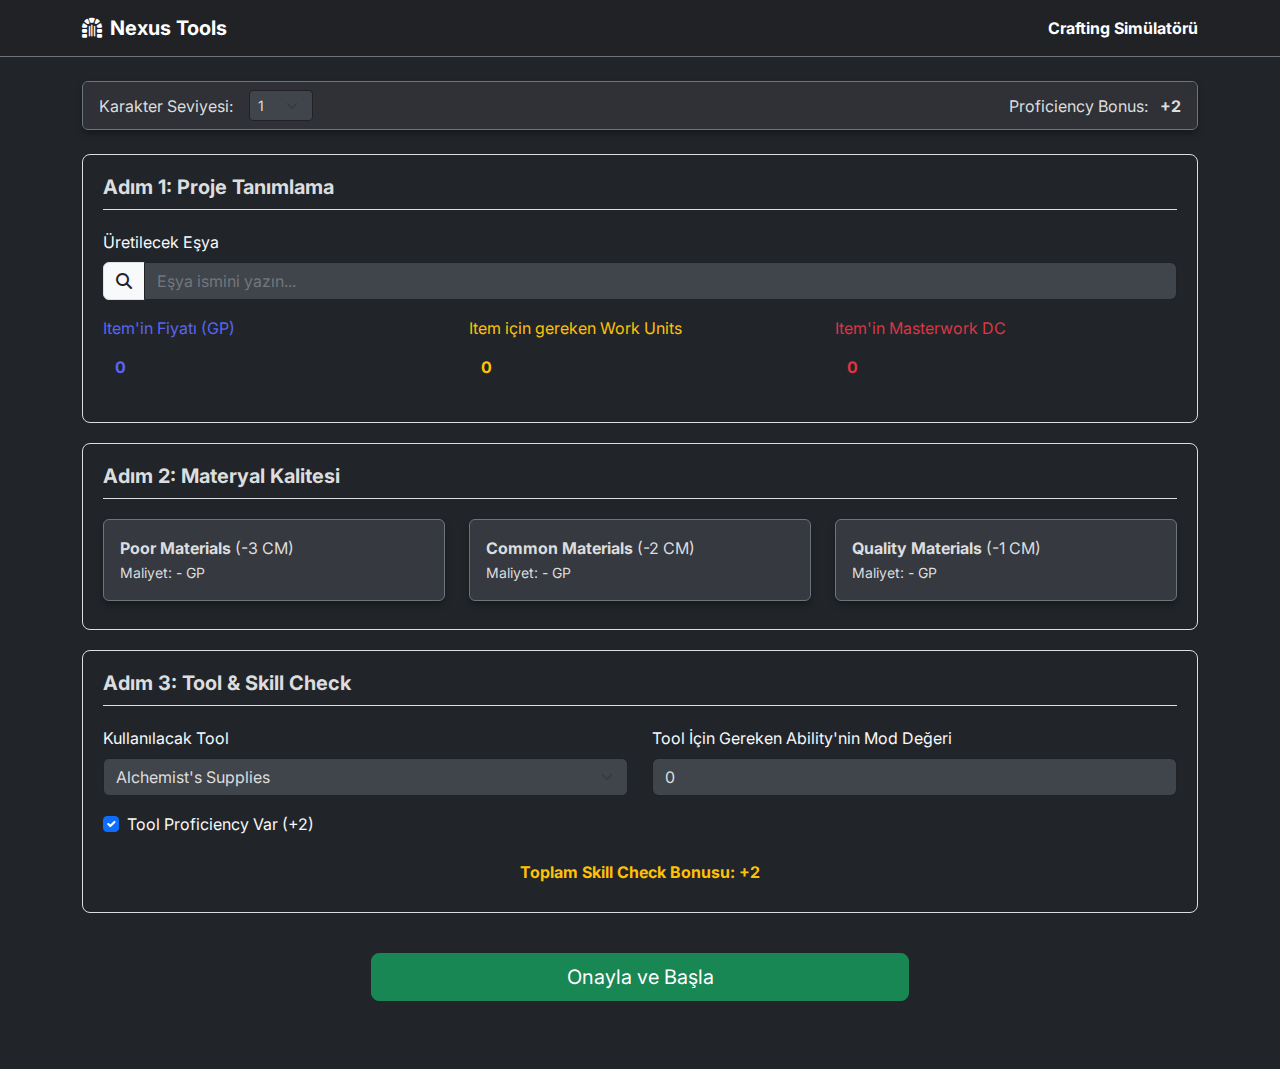
<file: modules/crafting/index.html>
<!DOCTYPE html>
<html lang="tr">

<head>
    <meta charset="UTF-8">
    <meta name="viewport" content="width=device-width, initial-scale=1.0">
    <title>Crafting Simülatörü - Nexus Tools</title>
    <link href="https://cdn.jsdelivr.net/npm/bootstrap@5.3.2/dist/css/bootstrap.min.css" rel="stylesheet">
    <link href="https://cdnjs.cloudflare.com/ajax/libs/font-awesome/6.4.0/css/all.min.css" rel="stylesheet">
    <link rel="stylesheet" href="../../css/style.css">
    <style>
        .step-section {
            background-color: var(--card-bg);
            border: 1px solid var(--border-color);
            border-radius: 8px;
            padding: 20px;
            margin-bottom: 20px;
        }

        .step-header {
            border-bottom: 1px solid var(--border-color);
            padding-bottom: 10px;
            margin-bottom: 20px;
            color: var(--primary-color);
            font-weight: bold;
        }

        .locked {
            opacity: 0.7;
            pointer-events: none;
        }

        /* Autocomplete Styles */
        .autocomplete-items {
            position: absolute;
            border: 1px solid var(--bg-tertiary);
            border-bottom: none;
            border-top: none;
            z-index: 99;
            top: 100%;
            left: 0;
            right: 0;
            background-color: var(--bg-secondary);
            max-height: 200px;
            overflow-y: auto;
        }

        .autocomplete-items div {
            padding: 10px;
            cursor: pointer;
            border-bottom: 1px solid var(--bg-tertiary);
        }

        .autocomplete-items div:hover {
            background-color: var(--accent-color);
            color: white;
        }
    </style>
</head>

<body class="bg-dark text-light">

    <!-- Navbar -->
    <nav class="navbar navbar-expand-lg navbar-dark bg-darker border-bottom border-secondary mb-4">
        <div class="container">
            <a class="navbar-brand" href="../../index.html">
                <i class="fa-solid fa-dungeon me-2"></i>Nexus Tools
            </a>
            <span class="navbar-text ms-auto text-white fw-bold">Crafting Simülatörü</span>
        </div>
    </nav>

    <div class="container mb-5">

        <!-- Top Bar: Character Info -->
        <div class="card mb-4 border-secondary overflow-hidden">
            <div class="card-body d-flex justify-content-between align-items-center py-2">
                <div class="d-flex align-items-center gap-3">
                    <label>Karakter Seviyesi:</label>
                    <select id="charLevel" class="form-select form-select-sm w-auto">
                        <!-- Filled by JS -->
                    </select>
                </div>
                <div>
                    <span>Proficiency Bonus:</span>
                    <span id="displayPB" class="fw-bold fs-6 ms-2">+2</span>
                </div>
            </div>
        </div>

        <div id="setupWizard">
            <!-- Step 1: Project Definition -->
            <div class="step-section" id="step1" style="border-color: var(--text-normal);">
                <h5 class="step-header" style="border-bottom-color: var(--text-normal); color: var(--text-normal);">Adım
                    1: Proje Tanımlama</h5>

                <!-- Autocomplete Search -->
                <div class="mb-3 position-relative">
                    <label class="form-label">Üretilecek Eşya</label>
                    <div class="input-group">
                        <span class="input-group-text"><i class="fa-solid fa-magnifying-glass"></i></span>
                        <input type="text" class="form-control" id="itemName" placeholder="Eşya ismini yazın..."
                            autocomplete="off">
                    </div>
                    <div id="autocomplete-list" class="autocomplete-items"></div>
                </div>

                <div class="row">
                    <div class="col-md-4 mb-3">
                        <label class="form-label text-accent">Item'in Fiyatı (GP)</label>
                        <div id="itemPrice"
                            class="form-control bg-dark text-accent fw-bold d-flex align-items-center border-0"
                            style="height: 38px;">0</div>
                    </div>
                    <div class="col-md-4 mb-3">
                        <label class="form-label text-warning">Item için gereken Work Units</label>
                        <div id="targetWU"
                            class="form-control bg-dark text-warning fw-bold d-flex align-items-center border-0"
                            style="height: 38px;">0</div>
                    </div>
                    <div class="col-md-4 mb-3">
                        <label class="form-label text-danger">Item'in Masterwork DC</label>
                        <div id="targetDC"
                            class="form-control bg-dark text-danger fw-bold d-flex align-items-center border-0"
                            style="height: 38px;">0</div>
                    </div>
                </div>
            </div>

            <!-- Step 2: Material Prep -->
            <div class="step-section" id="step2" style="border-color: var(--text-normal);">
                <h5 class="step-header" style="border-bottom-color: var(--text-normal); color: var(--text-normal);">Adım
                    2: Materyal Kalitesi</h5>
                <div class="row">
                    <div class="col-md-4">
                        <div class="form-check card p-3 border-secondary mb-2" id="cardPoor">
                            <input class="form-check-input d-none" type="radio" name="materialQuality" id="matPoor"
                                value="poor">
                            <label class="form-check-label w-100" for="matPoor">
                                <strong>Poor Materials</strong> (-3 CM)<br>
                                <small>Maliyet: <span id="costPoor">-</span> GP</small>
                            </label>
                        </div>
                    </div>
                    <div class="col-md-4">
                        <div class="form-check card p-3 border-secondary mb-2" id="cardCommon">
                            <input class="form-check-input d-none" type="radio" name="materialQuality" id="matCommon"
                                value="common" checked>
                            <label class="form-check-label w-100" for="matCommon">
                                <strong>Common Materials</strong> (-2 CM)<br>
                                <small>Maliyet: <span id="costCommon">-</span> GP</small>
                            </label>
                        </div>
                    </div>
                    <div class="col-md-4">
                        <div class="form-check card p-3 border-secondary mb-2" id="cardQuality">
                            <input class="form-check-input d-none" type="radio" name="materialQuality" id="matQuality"
                                value="quality">
                            <label class="form-check-label w-100" for="matQuality">
                                <strong>Quality Materials</strong> (-1 CM)<br>
                                <small>Maliyet: <span id="costQuality">-</span> GP</small>
                            </label>
                        </div>
                    </div>
                </div>
                <div id="materialWarning" class="alert alert-warning mt-2 d-none">
                    <i class="fa-solid fa-triangle-exclamation me-2"></i>Bu kalitede materyal bu eşya için kullanılamaz!
                </div>
            </div>

            <!-- Step 3: Tools & Skills -->
            <div class="step-section" id="step3" style="border-color: var(--text-normal);">
                <h5 class="step-header" style="border-bottom-color: var(--text-normal); color: var(--text-normal);">Adım
                    3: Tool & Skill Check</h5>
                <div class="row">
                    <div class="col-md-6 mb-3">
                        <label class="form-label">Kullanılacak Tool</label>
                        <select id="toolSelect" class="form-select">
                            <!-- Populated by JS -->
                        </select>
                    </div>
                    <div class="col-md-6 mb-3">
                        <label class="form-label">Tool İçin Gereken Ability'nin Mod Değeri</label>
                        <input type="number" id="abilityMod" class="form-control" placeholder="Örn: +3 için 3"
                            value="0" min="0">
                    </div>
                </div>
                <div class="form-check mb-3">
                    <input class="form-check-input" type="checkbox" id="hasProficiency" checked>
                    <label class="form-check-label" for="hasProficiency">Tool Proficiency Var (+<span
                            id="pbLabel">2</span>)</label>
                </div>
                <div class="text-center py-2 text-warning">
                    <strong>Toplam Skill Check Bonusu: +<span id="finalSkillBonus">0</span></strong>
                </div>
            </div>

            <!-- Step 4: Control -->
            <div class="step-section text-center" id="step4" style="border: none;">
                <button id="btnStartSetup" class="btn btn-lg btn-success w-50">
                    Onayla ve Başla
                </button>
                <button id="btnEditSetup" class="btn btn-lg btn-danger w-50 d-none">
                    Düzenle
                </button>
                <div id="step4Warning" class="text-danger small mt-2 text-center d-none"></div>
            </div>
        </div>

        <!-- Step 5: Simulation Panel -->
        <div id="simPanel" class="d-none">
            <div class="card bg-dark border-primary mb-4 overflow-hidden">
                <div class="card-header bg-primary text-white fw-bold">İlerleme Durumu</div>
                <div class="card-body text-center">
                    <h2 class="display-6"><span id="lblCurrentWU">0</span> / <span id="lblTargetWU">0</span> WU
                    </h2>
                    <div class="progress mt-2" style="height: 20px;">
                        <div id="progressBar"
                            class="progress-bar progress-bar-striped progress-bar-animated bg-success"
                            style="width: 0%"></div>
                    </div>
                </div>
            </div>

            <div class="step-section" style="border-color: var(--text-normal);">
                <h5 class="step-header" style="border-bottom-color: var(--text-normal); color: var(--text-normal);">Tur Aksiyonu</h5>
                <div class="row align-items-end">
                    <div class="col-md-8">
                        <label class="form-label">Crafting Yaklaşımı (Approach)</label>
                        <select id="simApproach" class="form-select">
                            <option value="safe">Safe & Steady (DC 10) | +1 / -1 CM</option>
                            <option value="ambitious">Ambitious (DC 15) | +2 / -2 CM</option>
                            <option value="masterwork">Masterwork (DC 20) | +3 / -3 CM</option>
                        </select>
                    </div>
                    <div class="col-md-4">
                        <button id="btnCraft" class="btn btn-danger w-100 py-2 fw-bold">
                            CRAFT!
                        </button>
                    </div>
                </div>
            </div>

            <!-- Logs -->
            <div class="card bg-darker border-secondary mb-4">
                <div class="card-header border-secondary text-white small">Simülasyon Logları</div>
                <div class="card-body p-0">
                    <div class="table-responsive" style="max-height: 300px; overflow-y: auto;">
                        <table class="table table-dark table-striped table-sm mb-0 small">
                            <thead>
                                <tr>
                                    <th>#</th>
                                    <th>Approach Check</th>
                                    <th>Event</th>
                                    <th>CM Toplamı</th>
                                    <th>İlerleme Zarı</th>
                                    <th>Toplam</th>
                                    <th>Genel Toplam</th>
                                </tr>
                            </thead>
                            <tbody id="simLogBody">
                                <!-- Logs go here -->
                            </tbody>
                        </table>
                    </div>
                </div>
            </div>

            <!-- Explainer Text -->
            <div class="mb-3 text-start" style="color: var(--text-normal);">
                <div><span class="fw-bold">CM Toplamı:</span> O Work Unit (WU) için tüm Crafting Modifier (CM) değerlerinin toplamıdır.</div>
                <div><span class="fw-bold">İlerleme Zarı:</span> O Work Unit (WU) için atılan 1d20 zarının sonucudur.</div>
                <div><span class="fw-bold">Toplam:</span> İlerleme Zarı ve CM Toplamı değerlerinin o Work Unit (WU) için toplam sonucudur.</div>
                <div><span class="fw-bold">Genel Toplam:</span> Item'in Masterwork DC'sine ulaşmak için şu ana kadar biriktirilen toplam ilerleme puanıdır.</div>
            </div>



            <!-- Final Result Overlay/Card -->
            <div id="resultContainer" class="d-none">
                <!-- Generated dynamically -->
            </div>

        </div>

    </div>

    <!-- Data & Scripts -->
    <script src="../../js/data.js"></script>
    <script src="script.js"></script>
</body>

</html>
</file>
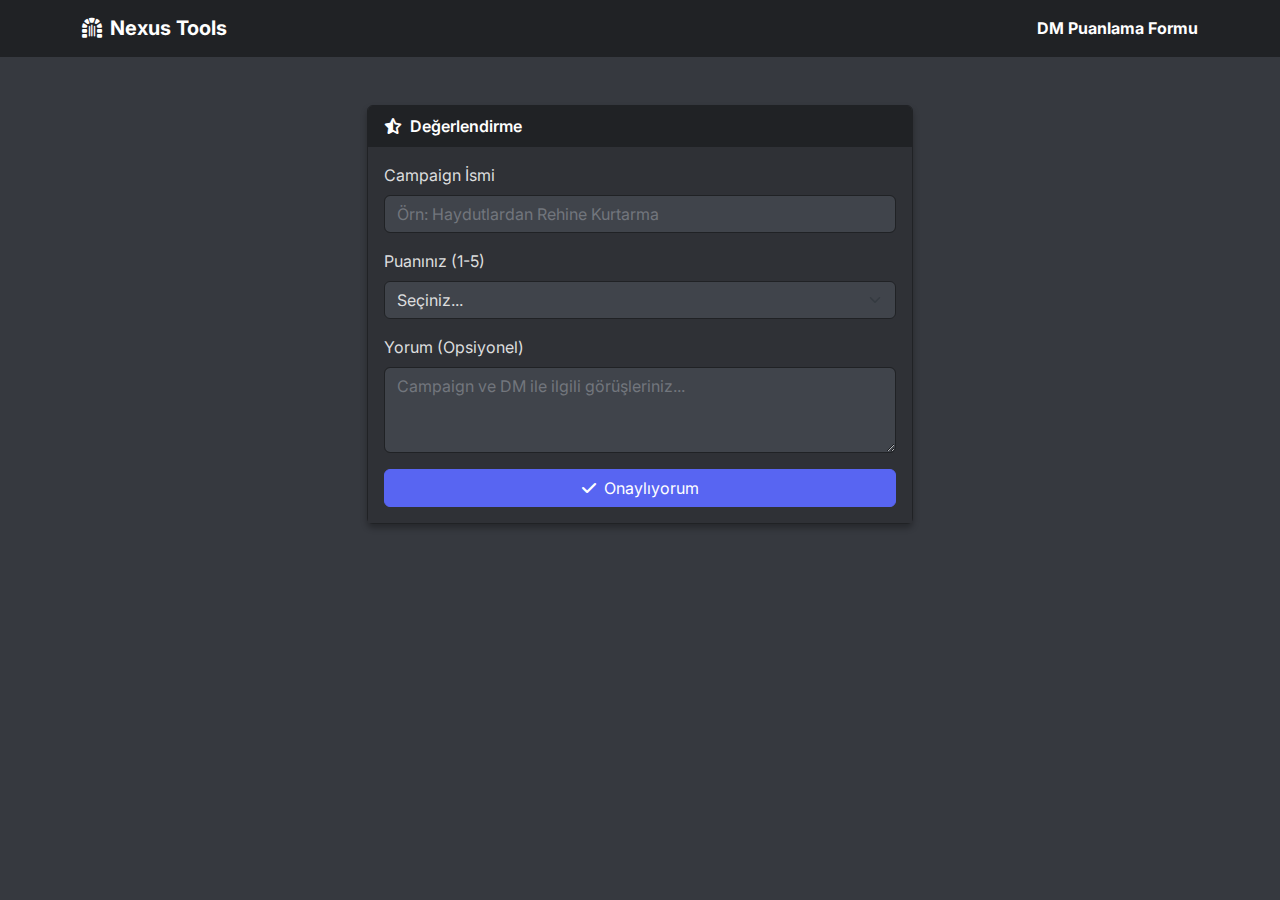
<file: modules/dm-puanlama/index.html>
<!DOCTYPE html>
<html lang="tr">

<head>
    <meta charset="UTF-8">
    <meta name="viewport" content="width=device-width, initial-scale=1.0">
    <title>DM Puanlama - Nexus Araçları</title>
    <!-- Bootstrap 5 CSS -->
    <link href="https://cdn.jsdelivr.net/npm/bootstrap@5.3.0/dist/css/bootstrap.min.css" rel="stylesheet">
    <!-- FontAwesome -->
    <link href="https://cdnjs.cloudflare.com/ajax/libs/font-awesome/6.4.0/css/all.min.css" rel="stylesheet">
    <!-- Custom CSS -->
    <link href="../../css/style.css" rel="stylesheet">
</head>

<body>

    <!-- Navbar -->
    <nav class="navbar navbar-expand-lg navbar-dark mb-4">
        <div class="container">
            <a class="navbar-brand" href="../../index.html">
                <i class="fa-solid fa-dungeon me-2"></i>Nexus Tools
            </a>
            <span class="navbar-text text-white fw-bold">
                DM Puanlama Formu
            </span>
        </div>
    </nav>

    <!-- Main Content -->
    <div class="container py-4">
        <div class="row justify-content-center">
            <div class="col-md-8 col-lg-6">

                <!-- Input Card -->
                <div class="card mb-4">
                    <div class="card-header">
                        <i class="fa-solid fa-star-half-stroke me-2"></i>Değerlendirme
                    </div>
                    <div class="card-body">
                        <form id="dmScoreForm">
                            <!-- Campaign Name -->
                            <div class="mb-3">
                                <label for="campaignName" class="form-label">Campaign İsmi</label>
                                <input type="text" class="form-control" id="campaignName"
                                    placeholder="Örn: Haydutlardan Rehine Kurtarma" required>
                            </div>

                            <!-- Score -->
                            <div class="mb-3">
                                <label for="dmScore" class="form-label">Puanınız (1-5)</label>
                                <select class="form-select" id="dmScore" required>
                                    <option value="" selected disabled>Seçiniz...</option>
                                    <option value="5">5 - Mükemmel</option>
                                    <option value="4">4 - Çok İyi</option>
                                    <option value="3">3 - İyi</option>
                                    <option value="2">2 - Orta</option>
                                    <option value="1">1 - Kötü</option>
                                </select>
                            </div>

                            <!-- Comment -->
                            <div class="mb-3">
                                <label for="comment" class="form-label">Yorum (Opsiyonel)</label>
                                <textarea class="form-control" id="comment" rows="3"
                                    placeholder="Campaign ve DM ile ilgili görüşleriniz..."></textarea>
                            </div>

                            <!-- Action Button -->
                            <div class="d-grid gap-2">
                                <button type="submit" class="btn btn-primary" id="approveBtn">
                                    <i class="fa-solid fa-check me-2"></i>Onaylıyorum
                                </button>
                                <button type="button" class="btn btn-secondary d-none" id="editBtn">
                                    <i class="fa-solid fa-pen-to-square me-2"></i>Düzenle
                                </button>
                            </div>
                        </form>
                    </div>
                </div>

                <!-- Result Card -->
                <div class="card d-none" id="resultCard">
                    <div class="card-header">
                        <i class="fa-solid fa-code me-2"></i>Oluşturulan Şablon
                    </div>
                    <div class="card-body">
                        <div class="position-relative">
                            <textarea class="form-control bg-dark text-light font-monospace" id="resultArea" rows="4"
                                readonly></textarea>
                            <button class="btn btn-sm btn-light position-absolute top-0 end-0 m-2"
                                onclick="copyToClipboard('resultArea')">
                                <i class="fa-solid fa-copy"></i>
                            </button>
                        </div>
                    </div>
                </div>

            </div>
        </div>
    </div>

    <!-- Bootstrap JS -->
    <script src="https://cdn.jsdelivr.net/npm/bootstrap@5.3.0/dist/js/bootstrap.bundle.min.js"></script>
    <!-- Main Utility JS -->
    <script src="../../js/main.js"></script>

    <!-- Module Specific JS -->
    <script>
        const form = document.getElementById('dmScoreForm');
        const approveBtn = document.getElementById('approveBtn');
        const editBtn = document.getElementById('editBtn');
        const resultCard = document.getElementById('resultCard');
        const resultArea = document.getElementById('resultArea');

        // Form Submit
        form.addEventListener('submit', (e) => {
            e.preventDefault();

            // Get Values
            const campaign = document.getElementById('campaignName').value;
            const score = document.getElementById('dmScore').value;
            let comment = document.getElementById('comment').value.trim();

            if (!comment) {
                comment = "Yorum yapılmadı.";
            }

            // Generate Markdown
            const markdown = `**Campaign:** ${campaign}\n**Yorum:** ${comment}\n**Puan:** ${score}`;

            // Show Result
            resultArea.value = markdown;
            resultCard.classList.remove('d-none');

            // Lock Inputs
            toggleInputs('dmScoreForm', true);

            // Swap Buttons
            approveBtn.classList.add('d-none');
            editBtn.classList.remove('d-none');
        });

        // Edit Button
        editBtn.addEventListener('click', () => {
            // Unlock Inputs
            toggleInputs('dmScoreForm', false);

            // Hide Result
            resultCard.classList.add('d-none');

            // Swap Buttons
            approveBtn.classList.remove('d-none');
            editBtn.classList.add('d-none');
        });
    </script>
</body>

</html>
</file>
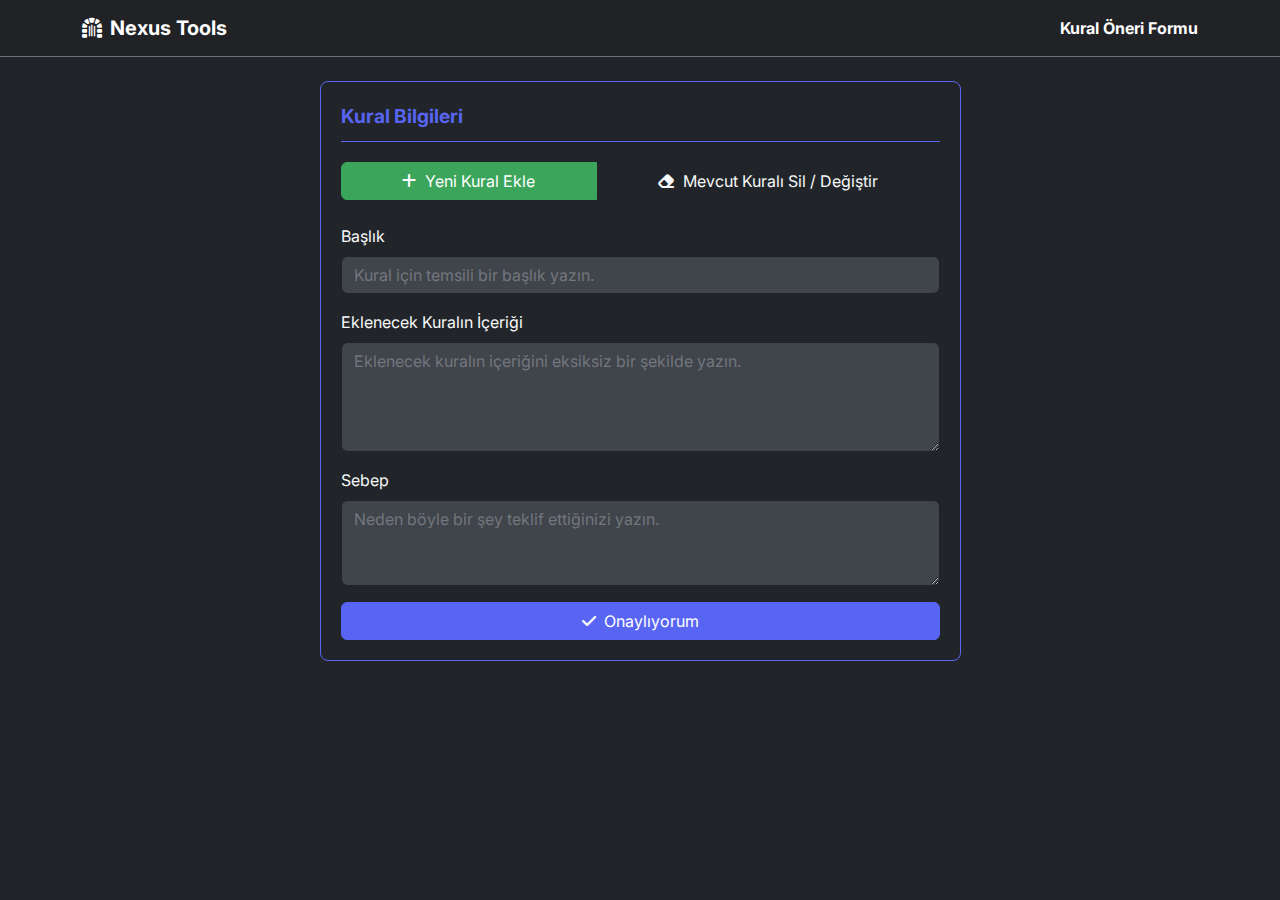
<file: modules/kural-oneri/index.html>
<!DOCTYPE html>
<html lang="tr">

<head>
    <meta charset="UTF-8">
    <meta name="viewport" content="width=device-width, initial-scale=1.0">
    <title>Kural Öneri - Nexus Araçları</title>
    <!-- Bootstrap -->
    <link href="https://cdn.jsdelivr.net/npm/bootstrap@5.3.0/dist/css/bootstrap.min.css" rel="stylesheet">
    <!-- FontAwesome -->
    <link href="https://cdnjs.cloudflare.com/ajax/libs/font-awesome/6.4.0/css/all.min.css" rel="stylesheet">
    <!-- Styles -->
    <link href="../../css/style.css" rel="stylesheet">
    <style>
        .step-section {
            background-color: var(--card-bg);
            border: 1px solid var(--border-color);
            border-radius: 8px;
            padding: 20px;
            margin-bottom: 20px;
        }

        .step-header {
            border-bottom: 1px solid var(--border-color);
            padding-bottom: 10px;
            margin-bottom: 20px;
            color: var(--primary-color);
            font-weight: bold;
            font-size: 1.2rem;
        }

        .btn-outline-warning,
        .btn-outline-success {
            color: var(--text-light);
            border-color: var(--border-color);
        }

        .btn-outline-success:hover {
            background-color: var(--success-color);
            border-color: var(--success-color);
            color: #fff;
        }

        .btn-outline-warning:hover {
            background-color: var(--warning-color);
            border-color: var(--warning-color);
            color: #000;
        }
        
        .btn-check:checked+.btn-outline-success {
            background-color: var(--success-color);
            border-color: var(--success-color);
            color: #fff;
        }

        .btn-check:checked+.btn-outline-warning {
            background-color: var(--warning-color);
            border-color: var(--warning-color);
            color: #000;
        }
    </style>
</head>

<body class="bg-dark text-light">

    <!-- Nav -->
    <nav class="navbar navbar-expand-lg navbar-dark bg-darker border-bottom border-secondary mb-4">
        <div class="container">
            <a class="navbar-brand" href="../../index.html">
                <i class="fa-solid fa-dungeon me-2"></i>Nexus Tools
            </a>
            <span class="navbar-text text-white fw-bold">
                Kural Öneri Formu
            </span>
        </div>
    </nav>

    <!-- Main -->
    <div class="container mb-5">
        <div class="row justify-content-center">
            <div class="col-md-8 col-lg-7">

                <!-- Input -->
                <div class="step-section" id="rule-section" style="border-color: var(--accent-color);">
                    <div class="step-header" style="border-bottom-color: var(--accent-color); color: var(--accent-color);">Kural Bilgileri</div>

                    <!-- Mode -->
                    <div class="mb-4 text-center">
                        <div class="btn-group w-100" role="group" aria-label="Mode Selection">
                            <input type="radio" class="btn-check" name="modeBtn" id="modeAdd" value="add" checked>
                            <label class="btn btn-outline-success" for="modeAdd">
                                <i class="fa-solid fa-plus me-2"></i>Yeni Kural Ekle
                            </label>

                            <input type="radio" class="btn-check" name="modeBtn" id="modeEdit" value="edit">
                            <label class="btn btn-outline-warning" for="modeEdit">
                                <i class="fa-solid fa-eraser me-2"></i>Mevcut Kuralı Sil / Değiştir
                            </label>
                        </div>
                    </div>

                    <form id="ruleForm">

                        <!-- Title -->
                        <div class="mb-3">
                            <label for="ruleName" class="form-label" id="labelRuleName">Başlık</label>
                            <input type="text" class="form-control" id="ruleName"
                                placeholder="Kural için temsili bir başlık yazın." required>
                        </div>

                        <!-- Add -->
                        <div id="sectionAdd">
                            <div class="mb-3">
                                <label for="newRuleContent" class="form-label">Eklenecek Kuralın İçeriği</label>
                                <textarea class="form-control" id="newRuleContent" rows="4"
                                    placeholder="Eklenecek kuralın içeriğini eksiksiz bir şekilde yazın."></textarea>
                            </div>
                        </div>

                        <!-- Edit -->
                        <div id="sectionEdit" class="d-none">


                            <div class="mb-3">
                                <label class="form-label">İşlem Türü</label>
                                <div class="d-flex gap-3">
                                    <div class="form-check">
                                        <input class="form-check-input" type="radio" name="editType" id="typeChange"
                                            value="change" checked>
                                        <label class="form-check-label" for="typeChange">
                                            Değiştir
                                        </label>
                                    </div>
                                    <div class="form-check">
                                        <input class="form-check-input" type="radio" name="editType" id="typeDelete"
                                            value="delete">
                                        <label class="form-check-label text-danger" for="typeDelete">
                                            Sil
                                        </label>
                                    </div>
                                </div>
                            </div>

                            <div id="changeContentGroup">
                                <div class="mb-3">
                                    <label for="oldRuleContent" class="form-label">Değiştirilecek/Silinecek Kuralın
                                        eski İçeriği</label>
                                    <textarea class="form-control" id="oldRuleContent" rows="4"
                                        placeholder="Değiştirilecek/Silinecek kuralın eski içeriğini eksiksiz bir şekilde yazın."></textarea>
                                </div>
                                <div class="mb-3">
                                    <label for="newRuleContentEdit" class="form-label">Değiştirilecek/Silinecek
                                        Kuralın yeni İçeriği</label>
                                    <textarea class="form-control" id="newRuleContentEdit" rows="4"
                                        placeholder="Değiştirilecek/Silinecek kuralın yeni içeriğini eksiksiz bir şekilde yazın."></textarea>
                                </div>
                            </div>
                        </div>

                        <!-- Reason -->
                        <div class="mb-3">
                            <label for="reason" class="form-label">Sebep</label>
                            <textarea class="form-control" id="reason" rows="3"
                                placeholder="Neden böyle bir şey teklif ettiğinizi yazın." required></textarea>
                        </div>

                        <!-- Actions -->
                        <div class="d-grid gap-2">
                            <button type="submit" class="btn btn-primary" id="approveBtn">
                                <i class="fa-solid fa-check me-2"></i>Onaylıyorum
                            </button>
                            <button type="button" class="btn btn-secondary d-none" id="editBtn">
                                <i class="fa-solid fa-pen-to-square me-2"></i>Düzenle
                            </button>
                        </div>

                    </form>
                </div>

                <!-- Result -->
                <div class="step-section d-none" id="resultCard" style="border-color: var(--success-color);">
                    <div class="step-header d-flex justify-content-between align-items-center" style="border-bottom-color: var(--success-color); color: var(--success-color);">
                        <span>Oluşturulan Şablon</span>
                        <button class="btn btn-sm btn-outline-light" id="btnCopyResult" onclick="copyResultLocal('resultArea')">
                            <i class="fa-solid fa-copy"></i>
                        </button>
                    </div>
                    <div class="bg-darker p-3 rounded position-relative">
                        <textarea class="form-control bg-dark text-light font-monospace border-0" id="resultArea" rows="6"
                            readonly style="resize: none;"></textarea>
                    </div>
                </div>

            </div>
        </div>
    </div>

    <!-- Bootstrap JS -->
    <script src="https://cdn.jsdelivr.net/npm/bootstrap@5.3.0/dist/js/bootstrap.bundle.min.js"></script>
    <!-- Main JS -->
    <script src="../../js/main.js"></script>

    <!-- Script -->
    <script>
        // Elements
        const modeAddRadio = document.getElementById('modeAdd');
        const modeEditRadio = document.getElementById('modeEdit');
        const sectionAdd = document.getElementById('sectionAdd');
        const sectionEdit = document.getElementById('sectionEdit');

        // Edit Elements
        const typeChangeRadio = document.getElementById('typeChange');
        const typeDeleteRadio = document.getElementById('typeDelete');
        const changeContentGroup = document.getElementById('changeContentGroup');
        
        const form = document.getElementById('ruleForm');
        const approveBtn = document.getElementById('approveBtn');
        const editBtn = document.getElementById('editBtn');
        const resultCard = document.getElementById('resultCard');
        const resultArea = document.getElementById('resultArea');

        // Copy
        function copyResultLocal(elementId) {
            const element = document.getElementById(elementId);
            if (!element) return;

            navigator.clipboard.writeText(element.value || element.innerText).then(() => {
                const btn = document.getElementById('btnCopyResult');
                const icon = btn.querySelector('i');
                const originalClass = "fa-solid fa-copy";
                const successClass = "fa-solid fa-check";

                if (icon) {
                    icon.className = successClass;
                    setTimeout(() => {
                        icon.className = originalClass;
                    }, 1000);
                }
            }).catch(err => {
                console.error('Copy failed: ', err);
                alert("Kopyalama başarısız oldu.");
            });
        }

        // Mode Switch
        const toggleMode = () => {
            // Reset Form
            toggleInputs('ruleForm', false); // Unlock inputs

            // Clear Values
            document.getElementById('ruleName').value = "";
            document.getElementById('reason').value = "";
            document.getElementById('newRuleContent').value = "";
            document.getElementById('oldRuleContent').value = "";
            document.getElementById('newRuleContentEdit').value = "";

            // Hide Result
            resultCard.classList.add('d-none');
            resultArea.value = "";

            // Reset Buttons
            approveBtn.classList.remove('d-none');
            editBtn.classList.add('d-none');

            if (modeAddRadio.checked) {
                sectionAdd.classList.remove('d-none');
                sectionEdit.classList.add('d-none');

                // Requirement management
                document.getElementById('newRuleContent').required = true;
                document.getElementById('oldRuleContent').required = false;
                document.getElementById('newRuleContentEdit').required = false;

            } else {
                sectionAdd.classList.add('d-none');
                sectionEdit.classList.remove('d-none');

                // Requirement management
                document.getElementById('newRuleContent').required = false;
                toggleEditType(); // Check internal requirements
            }
        };

        const toggleEditType = () => {
            if (typeChangeRadio.checked) {
                changeContentGroup.classList.remove('d-none');
                document.getElementById('oldRuleContent').required = true;
                document.getElementById('newRuleContentEdit').required = true;
            } else {
                changeContentGroup.classList.add('d-none');
                document.getElementById('oldRuleContent').required = false;
                document.getElementById('newRuleContentEdit').required = false;
            }
        };

        modeAddRadio.addEventListener('change', toggleMode);
        modeEditRadio.addEventListener('change', toggleMode);
        typeChangeRadio.addEventListener('change', toggleEditType);
        typeDeleteRadio.addEventListener('change', toggleEditType);

        form.addEventListener('submit', (e) => {
            e.preventDefault();

            // Collect Data
            const ruleName = document.getElementById('ruleName').value;
            const reason = document.getElementById('reason').value;

            let markdown = "";

            if (modeAddRadio.checked) {
                // Mode A: Add
                const content = document.getElementById('newRuleContent').value;
                markdown = `**Kural İsmi:** ${ruleName}\n**Sorun:** Ekle\n**Ekle:** ${content}\n**Sebep:** ${reason}`;
            } else {
                // Mode B: Edit/Delete
                const type = typeChangeRadio.checked ? "Değiştir" : "Sil";

                markdown = `**Kural İsmi:** ${ruleName}\n**Sorun:** ${type}\n`;

                if (type === "Değiştir") {
                    const oldContent = document.getElementById('oldRuleContent').value;
                    const newContent = document.getElementById('newRuleContentEdit').value;
                    markdown += `**Eski Hali:** ${oldContent}\n**Yeni Hali:** ${newContent}\n`;
                }

                markdown += `**Sebep:** ${reason}`;
            }

            // Footer
            markdown += "\n*[NEXUS Tool Kullanılarak Oluşturulmuştur]*";

            resultArea.value = markdown;
            resultCard.classList.remove('d-none');

            toggleInputs('ruleForm', true);
            
            approveBtn.classList.add('d-none');
            editBtn.classList.remove('d-none');
        });

        editBtn.addEventListener('click', () => {
            toggleInputs('ruleForm', false);
            resultCard.classList.add('d-none');
            approveBtn.classList.remove('d-none');
            editBtn.classList.add('d-none');
        });

        // Init
        toggleMode();

    </script>
</body>

</html>
</file>
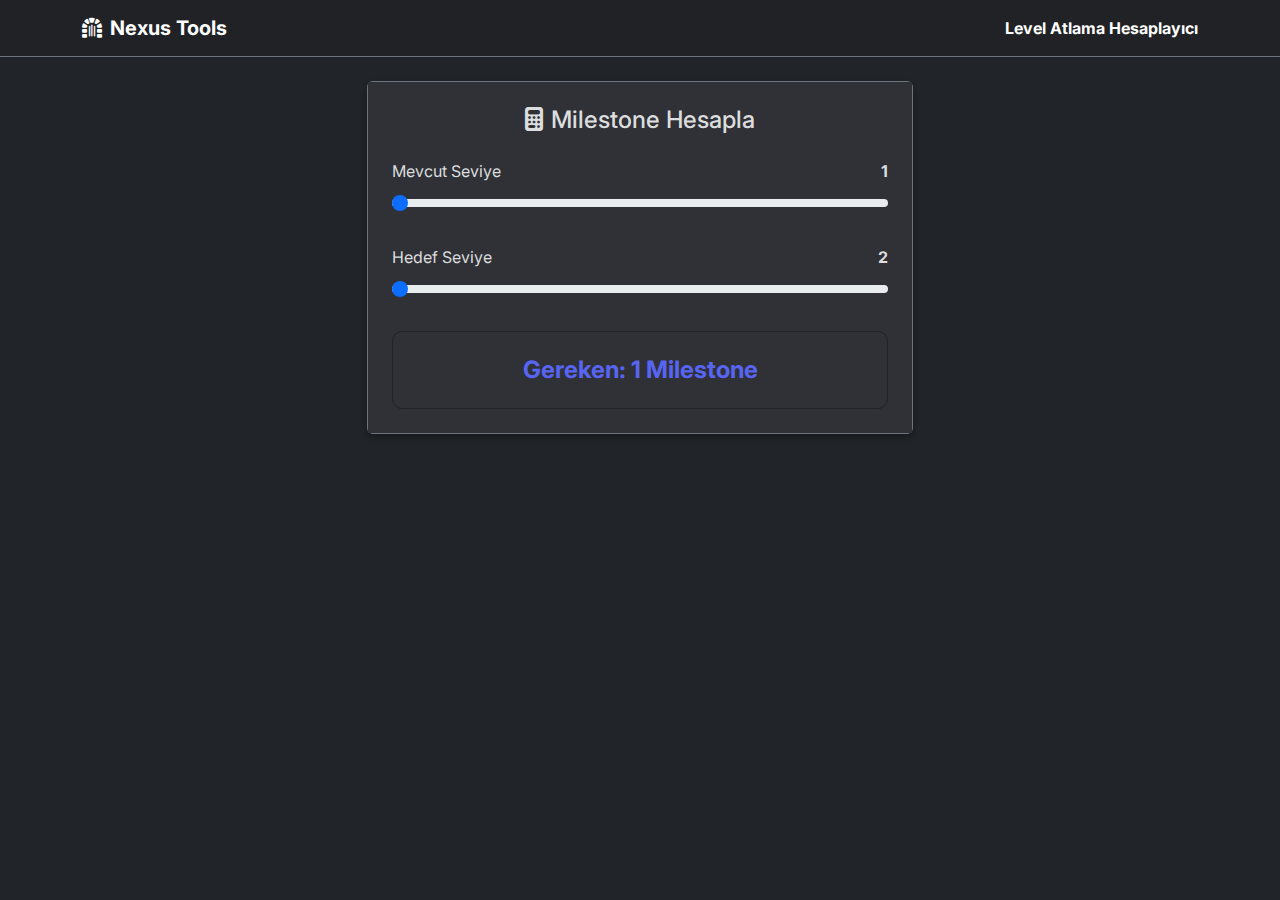
<file: modules/level-atlama/index.html>
<!DOCTYPE html>
<html lang="tr">

<head>
    <meta charset="UTF-8">
    <meta name="viewport" content="width=device-width, initial-scale=1.0">
    <title>Level Atlama Hesaplayıcı - Nexus Tools</title>
    <link href="https://cdn.jsdelivr.net/npm/bootstrap@5.3.2/dist/css/bootstrap.min.css" rel="stylesheet">
    <link href="https://cdnjs.cloudflare.com/ajax/libs/font-awesome/6.4.0/css/all.min.css" rel="stylesheet">
    <link rel="stylesheet" href="../../css/style.css">
    <style>
        .result-box {
            background-color: var(--bg-secondary);
            border: 1px solid var(--border-color);
            border-radius: 10px;
            padding: 20px;
            text-align: center;
            margin-top: 20px;
        }

        .result-main {
            font-size: 1.5rem;
            font-weight: bold;
            color: var(--accent-color);
        }

        .info-alert {
            background-color: rgba(13, 202, 240, 0.1);
            border: 1px solid rgba(13, 202, 240, 0.3);
            color: #0dcaf0;
            border-radius: 8px;
            padding: 15px;
            margin-top: 15px;
            font-size: 0.9rem;
            display: none;
            /* Hidden by default */
        }

        .range-value {
            font-weight: bold;
            color: var(--primary-color);
        }
    </style>
</head>

<body class="bg-dark text-light">

    <!-- Navbar -->
    <nav class="navbar navbar-expand-lg navbar-dark bg-darker border-bottom border-secondary mb-4">
        <div class="container">
            <a class="navbar-brand" href="../../index.html">
                <i class="fa-solid fa-dungeon me-2"></i>Nexus Tools
            </a>
            <span class="navbar-text ms-auto text-white fw-bold">Level Atlama Hesaplayıcı</span>
        </div>
    </nav>

    <div class="container mb-5">
        <div class="row justify-content-center">
            <div class="col-md-8 col-lg-6">

                <div class="card bg-darker border-secondary">
                    <div class="card-body p-4">
                        <h4 class="card-title text-center mb-4"><i class="fa-solid fa-calculator me-2"></i>Milestone
                            Hesapla</h4>

                        <!-- Current Level Slider -->
                        <div class="mb-4">
                            <label for="currentLevel" class="form-label d-flex justify-content-between">
                                <span>Mevcut Seviye</span>
                                <span class="range-value" id="currentLevelDisplay">1</span>
                            </label>
                            <input type="range" class="form-range" id="currentLevel" min="1" max="19" value="1">
                        </div>

                        <!-- Target Level Slider -->
                        <div class="mb-4">
                            <label for="targetLevel" class="form-label d-flex justify-content-between">
                                <span>Hedef Seviye</span>
                                <span class="range-value" id="targetLevelDisplay">2</span>
                            </label>
                            <input type="range" class="form-range" id="targetLevel" min="2" max="20" value="2">
                        </div>

                        <!-- Result Section -->
                        <div class="result-box">
                            <div class="result-main" id="mainResult">
                                Gereken: 1 Milestone
                            </div>

                            <!-- Info Alert for Flexible Transitions -->
                            <div class="info-alert" id="flexibleInfo">
                                <i class="fa-solid fa-lightbulb me-2"></i>
                                <span id="flexibleText"></span>
                            </div>
                        </div>

                    </div>
                </div>

            </div>
        </div>
    </div>

    <script src="https://cdn.jsdelivr.net/npm/bootstrap@5.3.2/dist/js/bootstrap.bundle.min.js"></script>
    <script src="script.js"></script>
</body>

</html>
</file>
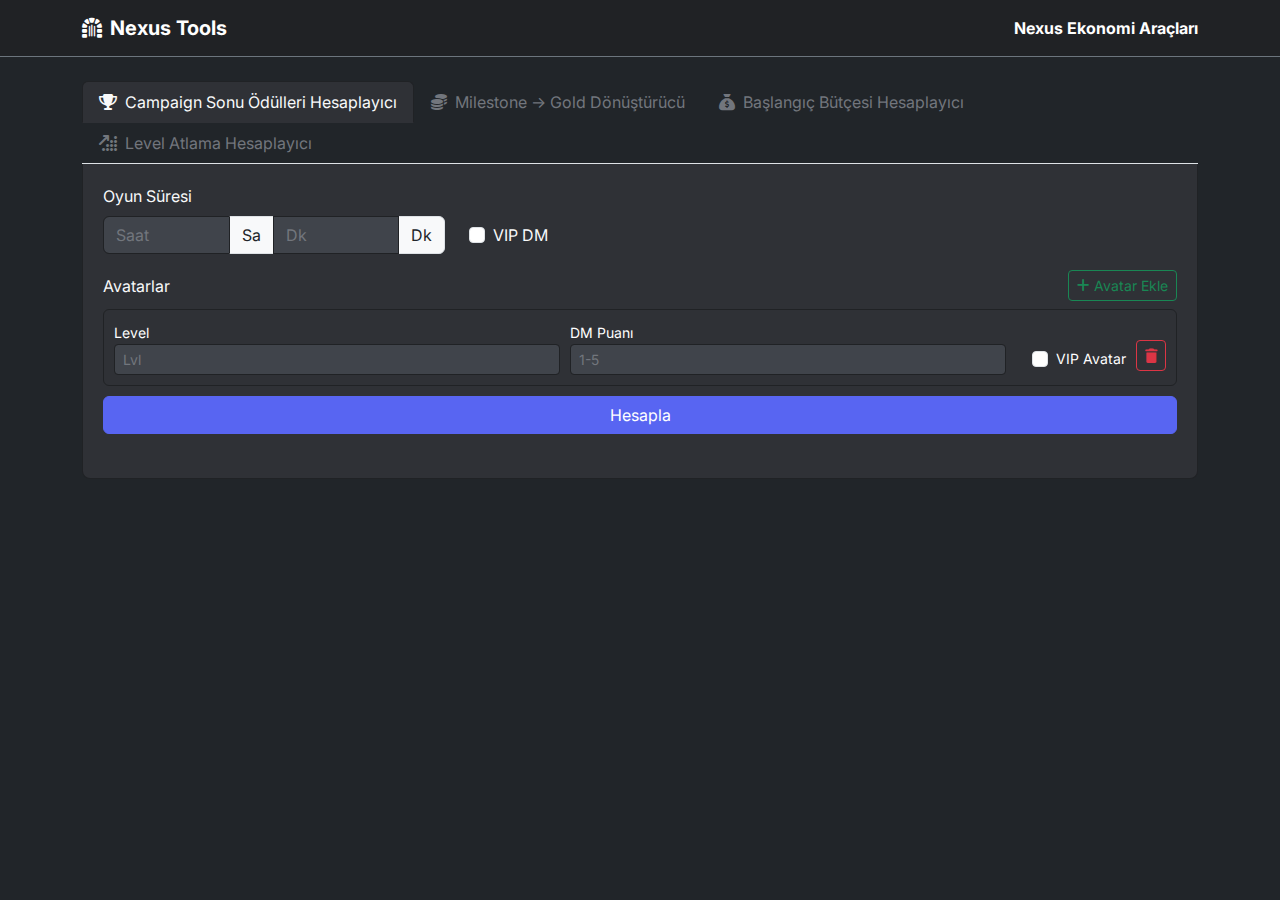
<file: modules/loot-hesaplayici/index.html>
<!DOCTYPE html>
<html lang="tr">

<head>
    <meta charset="UTF-8">
    <meta name="viewport" content="width=device-width, initial-scale=1.0">
    <title>Nexus Ekonomi Araçları - Nexus Tools</title>
    <link href="https://cdn.jsdelivr.net/npm/bootstrap@5.3.2/dist/css/bootstrap.min.css" rel="stylesheet">
    <link href="https://cdnjs.cloudflare.com/ajax/libs/font-awesome/6.4.0/css/all.min.css" rel="stylesheet">
    <link rel="stylesheet" href="../../css/style.css">
    <style>
        .nav-tabs .nav-link {
            color: var(--text-muted);
            border: 1px solid transparent;
        }

        .nav-tabs .nav-link.active {
            background-color: var(--bg-secondary);
            color: var(--primary-color);
            border-color: var(--border-color) var(--border-color) var(--bg-secondary);
        }

        .tab-content {
            background-color: var(--bg-secondary);
            border: 1px solid var(--border-color);
            border-top: none;
            border-radius: 0 0 8px 8px;
            padding: 20px;
        }

        .player-row {
            background-color: var(--card-bg);
            border-radius: 6px;
            padding: 10px;
            margin-bottom: 10px;
            border: 1px solid var(--border-color);
            display: flex;
            align-items: center;
            gap: 10px;
        }

        .result-card {
            background-color: rgba(0, 0, 0, 0.2);
            border: 1px solid var(--border-color);
            border-radius: 8px;
            padding: 15px;
            margin-top: 20px;
        }

        .highlight-val {
            color: var(--accent-color);
            font-weight: bold;
        }

        .text-azure {
            color: #007fff !important;
        }

        .border-azure {
            border-color: #007fff !important;
        }

        .text-nexus-green {
            color: #009900 !important;
        }

        .border-nexus-green {
            border-color: #009900 !important;
        }
    </style>
</head>

<body class="bg-dark text-light">

    <!-- Navbar -->
    <nav class="navbar navbar-expand-lg navbar-dark bg-darker border-bottom border-secondary mb-4">
        <div class="container">
            <a class="navbar-brand" href="../../index.html">
                <i class="fa-solid fa-dungeon me-2"></i>Nexus Tools
            </a>
            <span class="navbar-text ms-auto text-white fw-bold">Nexus Ekonomi Araçları</span>
        </div>
    </nav>

    <div class="container mb-5">

        <!-- Tabs -->
        <ul class="nav nav-tabs" id="myTab" role="tablist">
            <li class="nav-item" role="presentation">
                <button class="nav-link active" id="endgame-tab" data-bs-toggle="tab" data-bs-target="#endgame"
                    type="button" role="tab">
                    <i class="fa-solid fa-trophy me-2"></i>Campaign Sonu Ödülleri Hesaplayıcı
                </button>
            </li>
            <li class="nav-item" role="presentation">
                <button class="nav-link" id="planner-tab" data-bs-toggle="tab" data-bs-target="#planner" type="button"
                    role="tab">
                    <i class="fa-solid fa-coins me-2"></i>Milestone -> Gold Dönüştürücü
                </button>
            </li>
            <li class="nav-item" role="presentation">
                <button class="nav-link" id="budget-tab" data-bs-toggle="tab" data-bs-target="#budget" type="button"
                    role="tab">
                    <i class="fa-solid fa-sack-dollar me-2"></i>Başlangıç Bütçesi Hesaplayıcı
                </button>
            </li>
            <li class="nav-item" role="presentation">
                <button class="nav-link" id="levelup-tab" data-bs-toggle="tab" data-bs-target="#levelup" type="button"
                    role="tab">
                    <i class="fa-solid fa-arrow-up-right-dots me-2"></i>Level Atlama Hesaplayıcı
                </button>
            </li>
        </ul>

        <div class="tab-content" id="myTabContent">

            <!-- Tab 1: End Game Calculator -->
            <div class="tab-pane fade show active" id="endgame" role="tabpanel">
                <div class="row">
                    <div class="col-md-4 mb-3">
                        <label class="form-label">Oyun Süresi</label>
                        <div class="input-group">
                            <input type="number" class="form-control" id="gameHours" placeholder="Saat" min="0" max="96">
                            <span class="input-group-text">Sa</span>
                            <input type="number" class="form-control" id="gameMinutes" placeholder="Dk" min="0"
                                max="59">
                            <span class="input-group-text">Dk</span>
                        </div>
                    </div>
                    <div class="col-md-4 mb-3 d-flex align-items-center gap-2" style="padding-top: 2rem;">
                        <input type="checkbox" class="form-check-input m-0" id="vipDM">
                        <label class="form-label mb-0" for="vipDM">VIP DM</label>
                    </div>
                </div>

                <div class="d-flex justify-content-between align-items-center mb-2">
                    <label class="form-label mb-0">Avatarlar</label>
                    <button class="btn btn-sm btn-outline-success" onclick="addPlayerRow('endgame')">
                        <i class="fa-solid fa-plus me-1"></i>Avatar Ekle
                    </button>
                </div>
                <div id="endgame-players">
                    <!-- Dynamic Rows -->
                </div>

                <div class="d-grid mb-4">
                    <button class="btn btn-primary" onclick="calculateEndGame()">
                        Hesapla
                    </button>
                </div>

                <!-- Warnings -->
                <div id="minHoursWarning" class="alert alert-danger d-flex align-items-center mt-4 mb-0 d-none" role="alert">
                    <i class="fa-solid fa-clock fa-2x me-3"></i>
                    <div>
                        <strong>SÜRE YETERSİZ!</strong><br>
                        Oyun süresi minimum 3 saat olmalıdır. Lütfen süreyi kontrol ediniz.
                    </div>
                </div>


                <!-- End Game Results -->
                <div id="endgame-result" class="d-none">
                    <div class="result-card border-nexus-green">
                        <h5 class="border-bottom pb-2 mb-3 text-nexus-green border-nexus-green">Oyuncu Sonuçları</h5>
                        <ul class="list-group list-group-flush bg-transparent" id="resPlayerList">
                            <!-- JS Generated -->
                        </ul>
                        <div class="mt-2 px-3 text-end">
                            <small class="d-block text-white-50" style="font-size: 0.75rem;"><span
                                    class="text-info fw-bold">MS:</span> Milestone</small>
                            <small class="d-block text-white-50" style="font-size: 0.75rem;"><span
                                    class="text-success fw-bold">GT:</span> Genesis Token</small>
                        </div>
                    </div>

                    <div class="result-card border-warning">
                        <h5 class="border-bottom pb-2 mb-3 text-warning border-warning">DM Ödülleri</h5>
                        <div class="row text-center">
                            <div class="col-4">
                                <small class="text-white d-block">DM Puanı Ortalaması</small>
                                <span class="highlight-val text-warning" id="resDMAvg">-</span>
                            </div>
                            <div class="col-4">
                                <small class="text-white d-block">Milestone</small>
                                <span class="highlight-val text-warning" id="resDMMS">-</span>
                            </div>
                            <div class="col-4">
                                <small class="text-white d-block">Genesis Token</small>
                                <span class="highlight-val text-warning" id="resDMGenesis">-</span>
                            </div>
                        </div>
                    </div>
                </div>
            </div>

            <!-- Tab 2: Milestone -> Gold Converter -->
            <div class="tab-pane fade" id="planner" role="tabpanel">

                <!-- Single Form Layout -->
                <div class="row g-3">
                    <!-- Level -->
                    <div class="col-12">
                        <label class="form-label text-white">Mevcut Seviye</label>
                        <select class="form-select text-center fw-bold" id="msCurrentLevel">
                            <!-- Options 1-19 -->
                            <option value="1">Level 1</option>
                            <option value="2">Level 2</option>
                            <option value="3">Level 3</option>
                            <option value="4">Level 4</option>
                            <option value="5">Level 5</option>
                            <option value="6">Level 6</option>
                            <option value="7">Level 7</option>
                            <option value="8">Level 8</option>
                            <option value="9">Level 9</option>
                            <option value="10">Level 10</option>
                            <option value="11">Level 11</option>
                            <option value="12">Level 12</option>
                            <option value="13">Level 13</option>
                            <option value="14">Level 14</option>
                            <option value="15">Level 15</option>
                            <option value="16">Level 16</option>
                            <option value="17">Level 17</option>
                            <option value="18">Level 18</option>
                            <option value="19">Level 19</option>
                        </select>
                    </div>

                    <!-- Row: Normal MS -->
                    <div class="col-md-6">
                        <label class="form-label text-white">Mevcut MS</label>
                        <input type="number" class="form-control" id="msCurrentCount" min="0" value="0">
                    </div>
                    <div class="col-md-6">
                        <label class="form-label text-success">Eklenen MS</label>
                        <input type="number" class="form-control" id="msAddedCount" min="0" value="0">
                    </div>

                    <!-- Row: Epic MS -->
                    <div class="col-md-6">
                        <label class="form-label text-white">Mevcut Epic MS</label>
                        <input type="number" class="form-control" id="msCurrentEpic" min="0" value="0" disabled>
                    </div>
                    <div class="col-md-6">
                        <label class="form-label text-success">Eklenen Epic MS</label>
                        <input type="number" class="form-control" id="msAddedEpic" min="0" value="0">
                    </div>
                </div>

                <div class="d-grid my-4">
                    <button class="btn btn-primary" onclick="calculateMilestoneGold()">
                        Hesapla
                    </button>
                </div>

                <!-- Warning -->
                <div id="msEpicWarning" class="alert alert-danger d-flex align-items-center d-none" role="alert">
                    <i class="fa-solid fa-triangle-exclamation fa-2x me-3"></i>
                    <div>
                        <strong>HATA:</strong><br>
                        Epic Milestone sistemi sadece 15. seviye ve üzerindeki karakterler için geçerlidir. 15. seviye
                        altında Epic Milestone kazanamaz veya kullanamazsınız.
                    </div>
                </div>

                <!-- Result -->
                <div id="msResult" class="result-card d-none text-center">
                    <div class="mb-4">
                        <div class="text-white small mb-1">Toplam Kazanılan GP</div>
                        <div class="display-4 fw-bold text-accent" id="msTotalGold">0 GP</div>
                    </div>

                    <div class="row g-3 text-start">
                        <div class="col-md-6">
                            <div class="p-3 border border-secondary rounded bg-darker h-100">
                                <small class="text-white d-block mb-1">Elde Kalan Milestone</small>
                                <div class="fs-4 fw-bold text-white"><span id="msRemNormal" class="text-info">0</span>
                                </div>
                            </div>
                        </div>
                        <div class="col-md-6">
                            <div class="p-3 border border-secondary rounded bg-darker h-100">
                                <small class="text-white d-block mb-1">Elde Kalan Epic Milestone</small>
                                <div class="fs-4 fw-bold text-white"><span id="msRemEpic" class="text-info">0</span>
                                </div>
                            </div>
                        </div>
                    </div>

                    <div class="mt-4 p-3 border border-secondary rounded bg-darker text-start">
                        <h6 class="text-white border-bottom border-secondary pb-2 mb-2">Detaylı Döküm</h6>
                        <ul class="list-unstyled mb-0 small text-info" id="msBreakdown">
                            <li>Henüz hesaplama yapılmadı.</li>
                        </ul>
                    </div>
                </div>
            </div>

            <!-- Tab 3: Starting Budget Calculator -->
            <div class="tab-pane fade" id="budget" role="tabpanel">
                <div class="row g-3">
                        
                    <div class="col-12">
                        <label class="form-label text-white">Hedef Seviye</label>
                        <select class="form-select text-center fw-bold" id="budgetLevel">
                            <!-- Generated by JS -->
                        </select>
                    </div>

                    <div class="col-12">
                        <div class="result-card text-center mb-4">
                            <div class="text-white small mb-1">Başlangıç Bütçeniz</div>
                            <div class="display-4 fw-bold text-accent" id="budgetTotal">0 GP</div>
                        </div>
                    </div>

                    <!-- Warning -->
                    <div class="col-12">
                        <div id="budgetWarning" class="alert alert-warning d-flex align-items-center d-none" role="alert">
                            <i class="fa-solid fa-triangle-exclamation fa-2x me-3"></i>
                            <div>
                                <strong>DİKKAT!</strong><br>
                                Level 6 ve üzeri başlangıçlar için ADMIN'den özel onay almalısınız.
                            </div>
                        </div>
                    </div>

                </div>
            </div>

            <!-- Tab 4: Level Up Calculator -->
            <div class="tab-pane fade" id="levelup" role="tabpanel">
                <div class="row g-3">
                    
                    <div class="col-12">
                        <label for="lvlCurrent" class="form-label d-flex justify-content-between text-white">
                            <span>Mevcut Seviye</span>
                            <span class="fw-bold text-white" id="lvlCurrentDisplay">1</span>
                        </label>
                        <input type="range" class="form-range" id="lvlCurrent" min="1" max="19" value="1">
                    </div>

                    <div class="col-12">
                        <label for="lvlTarget" class="form-label d-flex justify-content-between text-white">
                            <span>Hedef Seviye</span>
                            <span class="fw-bold text-white" id="lvlTargetDisplay">2</span>
                        </label>
                        <input type="range" class="form-range" id="lvlTarget" min="2" max="20" value="2">
                    </div>

                    <div class="col-12">
                        <hr class="border-secondary my-2">
                    </div>

                    <div class="col-12">
                        <div class="result-card text-center mb-0">
                            <div class="text-white small mb-1">Gereken Milestone</div>
                            <div class="display-4 fw-bold text-accent" id="lvlResult">1</div>
                        </div>
                    </div>

                    <div class="col-12">
                         <div class="alert alert-info d-flex align-items-center mb-0 d-none" id="lvlFlexInfo" role="alert">
                            <i class="fa-solid fa-lightbulb fa-2x me-3"></i>
                            <div id="lvlFlexText" class="small"></div>
                        </div>
                    </div>

                </div>
            </div>

        </div>
    </div>

    <!-- Templates for Dynamic Rows (Hidden) -->
    <template id="tpl-endgame-row">
        <div class="player-row">
            <div class="flex-grow-1">
                <label class="small text-white">Level</label>
                <input type="number" class="form-control form-control-sm inp-level" min="1" max="20" placeholder="Lvl"
                    required>
            </div>
            <div class="flex-grow-1">
                <label class="small text-white">DM Puanı</label>
                <input type="number" class="form-control form-control-sm inp-points" min="1" max="5" placeholder="1-5"
                    required>
            </div>
            <div class="d-flex align-items-center ms-3" style="padding-top: 1.4rem;">
                <input type="checkbox" class="form-check-input inp-vip m-0 me-2">
                <label class="small text-white mb-0" style="white-space: nowrap;">VIP Avatar</label>
            </div>
            <button class="btn btn-sm btn-outline-danger mt-3" onclick="this.parentElement.remove()">
                <i class="fa-solid fa-trash"></i>
            </button>
        </div>
    </template>

    <template id="tpl-planner-row">
        <div class="player-row">
            <div class="flex-grow-1">
                <label class="small text-white">Level</label>
                <input type="number" class="form-control form-control-sm inp-level" min="1" max="20" placeholder="Lvl"
                    required>
            </div>
            <button class="btn btn-sm btn-outline-danger mt-3" onclick="this.parentElement.remove()">
                <i class="fa-solid fa-trash"></i>
            </button>
        </div>
    </template>

    <script src="https://cdn.jsdelivr.net/npm/bootstrap@5.3.2/dist/js/bootstrap.bundle.min.js"></script>
    <script src="script.js"></script>
</body>

</html>
</file>
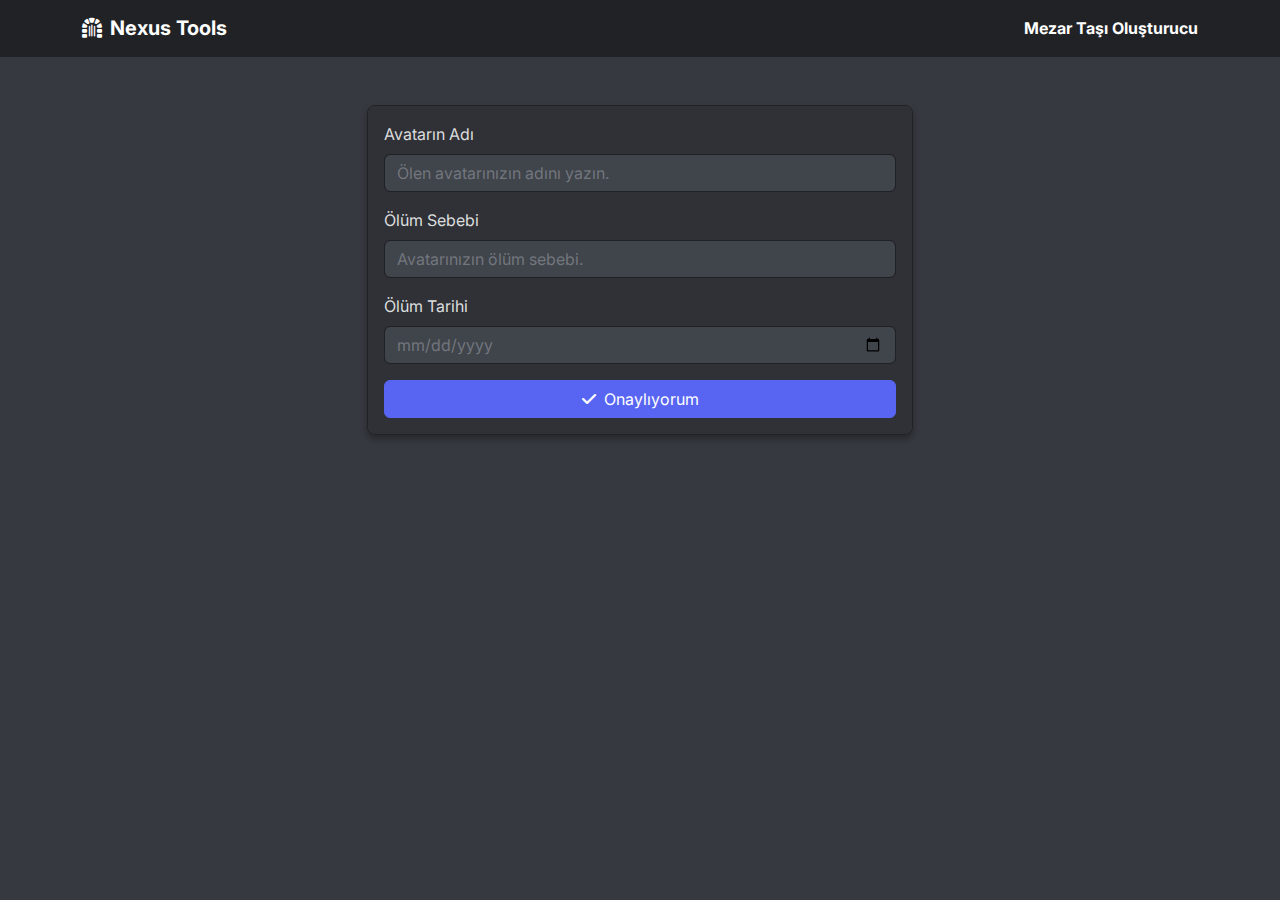
<file: modules/mezar-tasi/index.html>
<!DOCTYPE html>
<html lang="tr">

<head>
    <meta charset="UTF-8">
    <meta name="viewport" content="width=device-width, initial-scale=1.0">
    <title>Mezar Taşı - Nexus Araçları</title>
    <!-- Bootstrap 5 CSS -->
    <link href="https://cdn.jsdelivr.net/npm/bootstrap@5.3.0/dist/css/bootstrap.min.css" rel="stylesheet">
    <!-- FontAwesome -->
    <link href="https://cdnjs.cloudflare.com/ajax/libs/font-awesome/6.4.0/css/all.min.css" rel="stylesheet">
    <!-- Custom CSS -->
    <link href="../../css/style.css" rel="stylesheet">
    <style>
        /* Placeholder color for date input when empty (invalid/required) */
        #deathDate:invalid {
            color: var(--text-muted);
        }
    </style>
</head>

<body>

    <!-- Navbar -->
    <nav class="navbar navbar-expand-lg navbar-dark mb-4">
        <div class="container">
            <a class="navbar-brand" href="../../index.html">
                <i class="fa-solid fa-dungeon me-2"></i>Nexus Tools
            </a>
            <span class="navbar-text text-white fw-bold">
                Mezar Taşı Oluşturucu
            </span>
        </div>
    </nav>

    <!-- Main Content -->
    <div class="container py-4">
        <div class="row justify-content-center">
            <div class="col-md-8 col-lg-6">

                <!-- Input Card -->
                <div class="card mb-4 overflow-hidden rounded-3">

                    <div class="card-body">
                        <form id="tombstoneForm">
                            <!-- Avatar Name -->
                            <div class="mb-3">
                                <label for="avatarName" class="form-label">Avatarın Adı</label>
                                <input type="text" class="form-control" id="avatarName" placeholder="Ölen avatarınızın adını yazın." required>
                            </div>

                            <!-- Death Cause -->
                            <div class="mb-3">
                                <label for="deathCause" class="form-label">Ölüm Sebebi</label>
                                <input type="text" class="form-control" id="deathCause"
                                    placeholder="Avatarınızın ölüm sebebi." required>
                            </div>

                            <!-- Death Date -->
                            <div class="mb-3">
                                <label for="deathDate" class="form-label">Ölüm Tarihi</label>
                                <input type="date" class="form-control" id="deathDate" required>
                            </div>

                            <!-- Action Button -->
                            <div class="d-grid gap-2">
                                <button type="submit" class="btn btn-primary" id="approveBtn">
                                    <i class="fa-solid fa-check me-2"></i>Onaylıyorum
                                </button>
                                <button type="button" class="btn btn-secondary d-none" id="editBtn">
                                    <i class="fa-solid fa-pen-to-square me-2"></i>Düzenle
                                </button>
                            </div>
                        </form>
                    </div>
                </div>

                <!-- Result Card -->
                <div class="card d-none" id="resultCard">
                    <div class="card-header">
                        <i class="fa-solid fa-code me-2"></i>Oluşturulan Şablon
                    </div>
                    <div class="card-body">
                        <div class="position-relative">
                            <textarea class="form-control bg-dark text-light font-monospace" id="resultArea" rows="5"
                                readonly></textarea>
                            <button class="btn btn-sm btn-light position-absolute top-0 end-0 m-2"
                                onclick="copyToClipboard('resultArea')">
                                <i class="fa-solid fa-copy"></i>
                            </button>
                        </div>
                    </div>
                </div>
            </div>
        </div>
    </div>

    <!-- Bootstrap JS -->
    <script src="https://cdn.jsdelivr.net/npm/bootstrap@5.3.0/dist/js/bootstrap.bundle.min.js"></script>
    <!-- Main Utility JS -->
    <script src="../../js/main.js"></script>

    <!-- Module Specific JS -->
    <script>
        const form = document.getElementById('tombstoneForm');
        const approveBtn = document.getElementById('approveBtn');
        const editBtn = document.getElementById('editBtn');
        const resultCard = document.getElementById('resultCard');
        const resultArea = document.getElementById('resultArea');

        // Form Submit (Approve)
        form.addEventListener('submit', (e) => {
            e.preventDefault();

            // Format Date (YYYY-MM-DD -> DD.MM.YYYY)
            const dateInput = document.getElementById('deathDate').value;
            const [year, month, day] = dateInput.split('-');
            const formattedDate = `${day}.${month}.${year}`;

            // Get Values
            const name = document.getElementById('avatarName').value;
            const cause = document.getElementById('deathCause').value;

            // Generate Markdown
            const markdown = `**Avatarın Adı:** ${name}\n**Ölüm Sebebi:** ${cause}\n**Ölüm Tarihi:** ${formattedDate}`;

            // Show Result
            resultArea.value = markdown;
            resultCard.classList.remove('d-none');

            // Lock Inputs
            toggleInputs('tombstoneForm', true);

            // Swap Buttons
            approveBtn.classList.add('d-none');
            editBtn.classList.remove('d-none');
        });

        // Edit Button
        editBtn.addEventListener('click', () => {
            // Unlock Inputs
            toggleInputs('tombstoneForm', false);

            // Hide Result
            resultCard.classList.add('d-none');

            // Swap Buttons
            approveBtn.classList.remove('d-none');
            editBtn.classList.add('d-none');
        });
    </script>
</body>

</html>
</file>
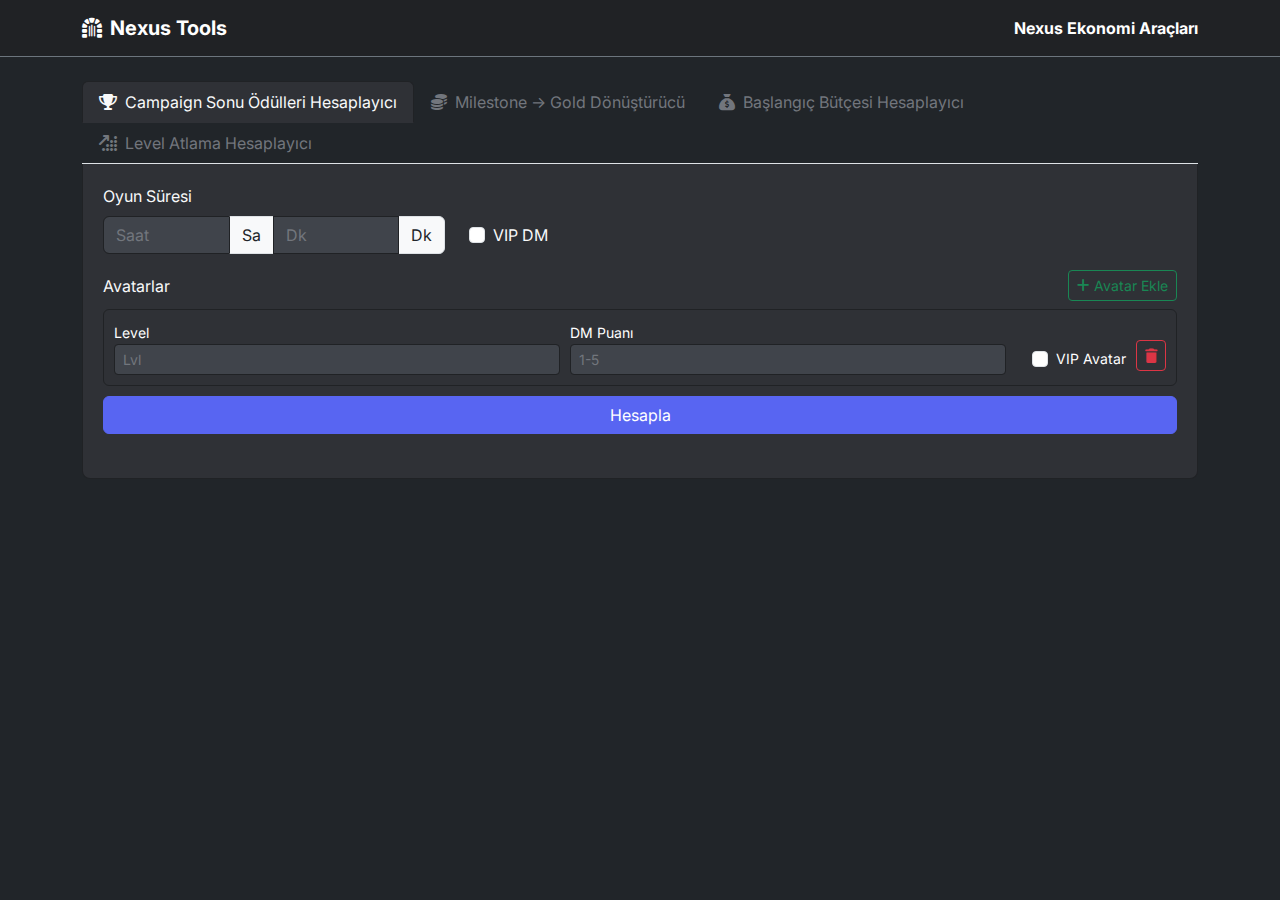
<file: modules/nexus-ekonomi/index.html>
<!DOCTYPE html>
<html lang="tr">

<head>
    <meta charset="UTF-8">
    <meta name="viewport" content="width=device-width, initial-scale=1.0">
    <title>Nexus Ekonomi Araçları - Nexus Tools</title>
    <link href="https://cdn.jsdelivr.net/npm/bootstrap@5.3.2/dist/css/bootstrap.min.css" rel="stylesheet">
    <link href="https://cdnjs.cloudflare.com/ajax/libs/font-awesome/6.4.0/css/all.min.css" rel="stylesheet">
    <link rel="stylesheet" href="../../css/style.css">
    <style>
        .nav-tabs .nav-link {
            color: var(--text-muted);
            border: 1px solid transparent;
        }

        .nav-tabs .nav-link.active {
            background-color: var(--bg-secondary);
            color: var(--primary-color);
            border-color: var(--border-color) var(--border-color) var(--bg-secondary);
        }

        .tab-content {
            background-color: var(--bg-secondary);
            border: 1px solid var(--border-color);
            border-top: none;
            border-radius: 0 0 8px 8px;
            padding: 20px;
        }

        .player-row {
            background-color: var(--card-bg);
            border-radius: 6px;
            padding: 10px;
            margin-bottom: 10px;
            border: 1px solid var(--border-color);
            display: flex;
            align-items: center;
            gap: 10px;
        }

        .result-card {
            background-color: rgba(0, 0, 0, 0.2);
            border: 1px solid var(--border-color);
            border-radius: 8px;
            padding: 15px;
            margin-top: 20px;
        }

        .highlight-val {
            color: var(--accent-color);
            font-weight: bold;
        }

        .text-azure {
            color: #007fff !important;
        }

        .border-azure {
            border-color: #007fff !important;
        }

        .text-nexus-green {
            color: #009900 !important;
        }

        .border-nexus-green {
            border-color: #009900 !important;
        }
    </style>
</head>

<body class="bg-dark text-light">

    <!-- Nav -->
    <nav class="navbar navbar-expand-lg navbar-dark bg-darker border-bottom border-secondary mb-4">
        <div class="container">
            <a class="navbar-brand" href="../../index.html">
                <i class="fa-solid fa-dungeon me-2"></i>Nexus Tools
            </a>
            <span class="navbar-text ms-auto text-white fw-bold">Nexus Ekonomi Araçları</span>
        </div>
    </nav>

    <div class="container mb-5">

        <!-- Tabs -->
        <ul class="nav nav-tabs" id="myTab" role="tablist">
            <li class="nav-item" role="presentation">
                <button class="nav-link active" id="endgame-tab" data-bs-toggle="tab" data-bs-target="#endgame"
                    type="button" role="tab">
                    <i class="fa-solid fa-trophy me-2"></i>Campaign Sonu Ödülleri Hesaplayıcı
                </button>
            </li>
            <li class="nav-item" role="presentation">
                <button class="nav-link" id="planner-tab" data-bs-toggle="tab" data-bs-target="#planner" type="button"
                    role="tab">
                    <i class="fa-solid fa-coins me-2"></i>Milestone -> Gold Dönüştürücü
                </button>
            </li>
            <li class="nav-item" role="presentation">
                <button class="nav-link" id="budget-tab" data-bs-toggle="tab" data-bs-target="#budget" type="button"
                    role="tab">
                    <i class="fa-solid fa-sack-dollar me-2"></i>Başlangıç Bütçesi Hesaplayıcı
                </button>
            </li>
            <li class="nav-item" role="presentation">
                <button class="nav-link" id="levelup-tab" data-bs-toggle="tab" data-bs-target="#levelup" type="button"
                    role="tab">
                    <i class="fa-solid fa-arrow-up-right-dots me-2"></i>Level Atlama Hesaplayıcı
                </button>
            </li>
        </ul>

        <div class="tab-content" id="myTabContent">

            <!-- Tab 1 -->
            <div class="tab-pane fade show active" id="endgame" role="tabpanel">
                <div class="row">
                    <div class="col-md-4 mb-3">
                        <label class="form-label">Oyun Süresi</label>
                        <div class="input-group">
                            <input type="number" class="form-control" id="gameHours" placeholder="Saat" min="0" max="96">
                            <span class="input-group-text">Sa</span>
                            <input type="number" class="form-control" id="gameMinutes" placeholder="Dk" min="0"
                                max="59">
                            <span class="input-group-text">Dk</span>
                        </div>
                    </div>
                    <div class="col-md-4 mb-3 d-flex align-items-center gap-2" style="padding-top: 2rem;">
                        <input type="checkbox" class="form-check-input m-0" id="vipDM">
                        <label class="form-label mb-0" for="vipDM">VIP DM</label>
                    </div>
                </div>

                <div class="d-flex justify-content-between align-items-center mb-2">
                    <label class="form-label mb-0">Avatarlar</label>
                    <button class="btn btn-sm btn-outline-success" onclick="addPlayerRow('endgame')">
                        <i class="fa-solid fa-plus me-1"></i>Avatar Ekle
                    </button>
                </div>
                <div id="endgame-players">
                    <!-- Dynamic Rows -->
                </div>

                <div class="d-grid mb-4">
                    <button class="btn btn-primary" onclick="calculateEndGame()">
                        Hesapla
                    </button>
                </div>

                <!-- Warnings -->
                <div id="minHoursWarning" class="alert alert-danger d-flex align-items-center mt-4 mb-0 d-none" role="alert">
                    <i class="fa-solid fa-clock fa-2x me-3"></i>
                    <div>
                        <strong>SÜRE YETERSİZ!</strong><br>
                        Oyun süresi minimum 3 saat olmalıdır. Lütfen süreyi kontrol ediniz.
                    </div>
                </div>


                <!-- Results -->
                <div id="endgame-result" class="d-none">
                    <div class="result-card border-nexus-green">
                        <h5 class="border-bottom pb-2 mb-3 text-nexus-green border-nexus-green">Oyuncu Sonuçları</h5>
                        <ul class="list-group list-group-flush bg-transparent" id="resPlayerList">
                            <!-- JS Generated -->
                        </ul>
                        <div class="mt-2 px-3 text-end">
                            <small class="d-block text-white-50" style="font-size: 0.75rem;"><span
                                    class="text-info fw-bold">MS:</span> Milestone</small>
                            <small class="d-block text-white-50" style="font-size: 0.75rem;"><span
                                    class="text-success fw-bold">GT:</span> Genesis Token</small>
                        </div>
                    </div>

                    <div class="result-card border-warning">
                        <h5 class="border-bottom pb-2 mb-3 text-warning border-warning">DM Ödülleri</h5>
                        <div class="row text-center">
                            <div class="col-4">
                                <small class="text-white d-block">DM Puanı Ortalaması</small>
                                <span class="highlight-val text-warning" id="resDMAvg">-</span>
                            </div>
                            <div class="col-4">
                                <small class="text-white d-block">Milestone</small>
                                <span class="highlight-val text-warning" id="resDMMS">-</span>
                            </div>
                            <div class="col-4">
                                <small class="text-white d-block">Genesis Token</small>
                                <span class="highlight-val text-warning" id="resDMGenesis">-</span>
                            </div>
                        </div>
                    </div>
                </div>
            </div>

            <!-- Tab 2 -->
            <div class="tab-pane fade" id="planner" role="tabpanel">

                <!-- Form -->
                <div class="row g-3">
                    <!-- Level -->
                    <div class="col-12">
                        <label class="form-label text-white">Mevcut Seviye</label>
                        <select class="form-select text-center fw-bold" id="msCurrentLevel">
                            <!-- 1-19 -->
                            <option value="1">Level 1</option>
                            <option value="2">Level 2</option>
                            <option value="3">Level 3</option>
                            <option value="4">Level 4</option>
                            <option value="5">Level 5</option>
                            <option value="6">Level 6</option>
                            <option value="7">Level 7</option>
                            <option value="8">Level 8</option>
                            <option value="9">Level 9</option>
                            <option value="10">Level 10</option>
                            <option value="11">Level 11</option>
                            <option value="12">Level 12</option>
                            <option value="13">Level 13</option>
                            <option value="14">Level 14</option>
                            <option value="15">Level 15</option>
                            <option value="16">Level 16</option>
                            <option value="17">Level 17</option>
                            <option value="18">Level 18</option>
                            <option value="19">Level 19</option>
                        </select>
                    </div>

                    <!-- Normal MS -->
                    <div class="col-md-6">
                        <label class="form-label text-white">Mevcut MS</label>
                        <input type="number" class="form-control" id="msCurrentCount" min="0" value="0">
                    </div>
                    <div class="col-md-6">
                        <label class="form-label text-success">Eklenen MS</label>
                        <input type="number" class="form-control" id="msAddedCount" min="0" value="0">
                    </div>

                    <!-- Epic MS -->
                    <div class="col-md-6">
                        <label class="form-label text-white">Mevcut Epic MS</label>
                        <input type="number" class="form-control" id="msCurrentEpic" min="0" value="0" disabled>
                    </div>
                    <div class="col-md-6">
                        <label class="form-label text-success">Eklenen Epic MS</label>
                        <input type="number" class="form-control" id="msAddedEpic" min="0" value="0">
                    </div>
                </div>

                <div class="d-grid my-4">
                    <button class="btn btn-primary" onclick="calculateMilestoneGold()">
                        Hesapla
                    </button>
                </div>

                <!-- Warning -->
                <div id="msEpicWarning" class="alert alert-danger d-flex align-items-center d-none" role="alert">
                    <i class="fa-solid fa-triangle-exclamation fa-2x me-3"></i>
                    <div>
                        <strong>HATA:</strong><br>
                        Epic Milestone sistemi sadece 15. seviye ve üzerindeki karakterler için geçerlidir. 15. seviye
                        altında Epic Milestone kazanamaz veya kullanamazsınız.
                    </div>
                </div>

                <!-- Result -->
                <div id="msResult" class="result-card d-none text-center">
                    <div class="mb-4">
                        <div class="text-white small mb-1">Toplam Kazanılan GP</div>
                        <div class="display-4 fw-bold text-accent" id="msTotalGold">0 GP</div>
                    </div>

                    <div class="row g-3 text-start">
                        <div class="col-md-6">
                            <div class="p-3 border border-secondary rounded bg-darker h-100">
                                <small class="text-white d-block mb-1">Elde Kalan Milestone</small>
                                <div class="fs-4 fw-bold text-white"><span id="msRemNormal" class="text-info">0</span>
                                </div>
                            </div>
                        </div>
                        <div class="col-md-6">
                            <div class="p-3 border border-secondary rounded bg-darker h-100">
                                <small class="text-white d-block mb-1">Elde Kalan Epic Milestone</small>
                                <div class="fs-4 fw-bold text-white"><span id="msRemEpic" class="text-info">0</span>
                                </div>
                            </div>
                        </div>
                    </div>

                    <div class="mt-4 p-3 border border-secondary rounded bg-darker text-start">
                        <h6 class="text-white border-bottom border-secondary pb-2 mb-2">Detaylı Döküm</h6>
                        <ul class="list-unstyled mb-0 small text-info" id="msBreakdown">
                            <li>Henüz hesaplama yapılmadı.</li>
                        </ul>
                    </div>
                </div>
            </div>

            <!-- Tab 3 -->
            <div class="tab-pane fade" id="budget" role="tabpanel">
                <div class="row g-3">
                        
                    <div class="col-12">
                        <label class="form-label text-white">Hedef Seviye</label>
                        <select class="form-select text-center fw-bold" id="budgetLevel">
                            <!-- JS Generated -->
                        </select>
                    </div>

                    <div class="col-12">
                        <div class="result-card text-center mb-4">
                            <div class="text-white small mb-1">Başlangıç Bütçeniz</div>
                            <div class="display-4 fw-bold text-accent" id="budgetTotal">0 GP</div>
                        </div>
                    </div>

                    <!-- Warning -->
                    <div class="col-12">
                        <div id="budgetWarning" class="alert alert-warning d-flex align-items-center d-none" role="alert">
                            <i class="fa-solid fa-triangle-exclamation fa-2x me-3"></i>
                            <div>
                                <strong>DİKKAT!</strong><br>
                                Level 6 ve üzeri başlangıçlar için ADMIN'den özel onay almalısınız.
                            </div>
                        </div>
                    </div>

                </div>
            </div>

            <!-- Tab 4 -->
            <div class="tab-pane fade" id="levelup" role="tabpanel">
                <div class="row g-3">
                    
                    <div class="col-12">
                        <label for="lvlCurrent" class="form-label d-flex justify-content-between text-white">
                            <span>Mevcut Seviye</span>
                            <span class="fw-bold text-white" id="lvlCurrentDisplay">1</span>
                        </label>
                        <input type="range" class="form-range" id="lvlCurrent" min="1" max="19" value="1">
                    </div>

                    <div class="col-12">
                        <label for="lvlTarget" class="form-label d-flex justify-content-between text-white">
                            <span>Hedef Seviye</span>
                            <span class="fw-bold text-white" id="lvlTargetDisplay">2</span>
                        </label>
                        <input type="range" class="form-range" id="lvlTarget" min="2" max="20" value="2">
                    </div>

                    <div class="col-12">
                        <hr class="border-secondary my-2">
                    </div>

                    <div class="col-12">
                        <div class="result-card text-center mb-0">
                            <div class="text-white small mb-1">Gereken Milestone</div>
                            <div class="display-4 fw-bold text-accent" id="lvlResult">1</div>
                        </div>
                    </div>

                    <div class="col-12">
                         <div class="alert alert-info d-flex align-items-center mb-0 d-none" id="lvlFlexInfo" role="alert">
                            <i class="fa-solid fa-lightbulb fa-2x me-3"></i>
                            <div id="lvlFlexText" class="small"></div>
                        </div>
                    </div>

                </div>
            </div>

        </div>
    </div>

    <!-- Templates -->
    <template id="tpl-endgame-row">
        <div class="player-row">
            <div class="flex-grow-1">
                <label class="small text-white">Level</label>
                <input type="number" class="form-control form-control-sm inp-level" min="1" max="20" placeholder="Lvl"
                    required>
            </div>
            <div class="flex-grow-1">
                <label class="small text-white">DM Puanı</label>
                <input type="number" class="form-control form-control-sm inp-points" min="1" max="5" placeholder="1-5"
                    required>
            </div>
            <div class="d-flex align-items-center ms-3" style="padding-top: 1.4rem;">
                <input type="checkbox" class="form-check-input inp-vip m-0 me-2">
                <label class="small text-white mb-0" style="white-space: nowrap;">VIP Avatar</label>
            </div>
            <button class="btn btn-sm btn-outline-danger mt-3" onclick="this.parentElement.remove()">
                <i class="fa-solid fa-trash"></i>
            </button>
        </div>
    </template>

    <template id="tpl-planner-row">
        <div class="player-row">
            <div class="flex-grow-1">
                <label class="small text-white">Level</label>
                <input type="number" class="form-control form-control-sm inp-level" min="1" max="20" placeholder="Lvl"
                    required>
            </div>
            <button class="btn btn-sm btn-outline-danger mt-3" onclick="this.parentElement.remove()">
                <i class="fa-solid fa-trash"></i>
            </button>
        </div>
    </template>

    <script src="https://cdn.jsdelivr.net/npm/bootstrap@5.3.2/dist/js/bootstrap.bundle.min.js"></script>
    <script src="script.js"></script>
</body>

</html>
</file>
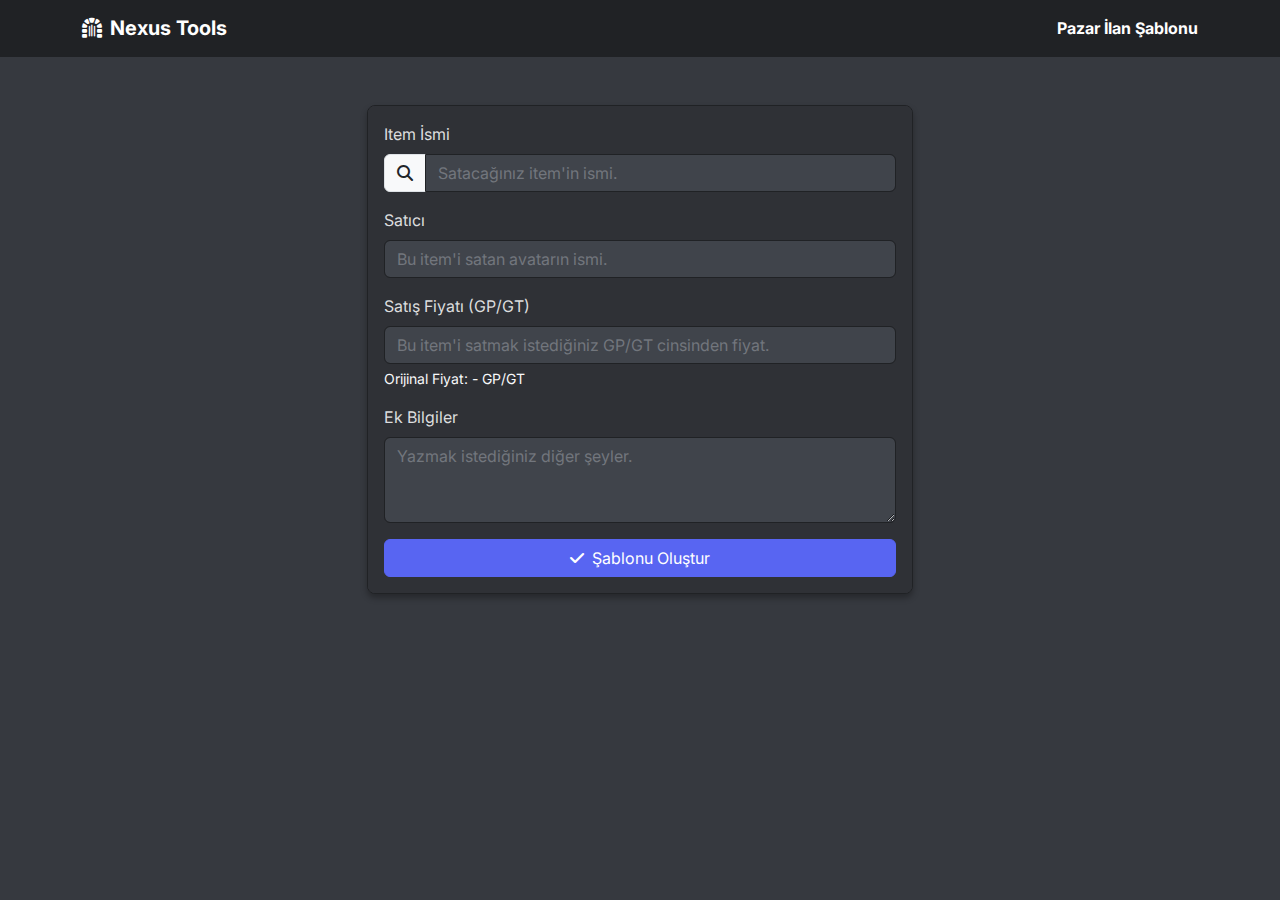
<file: modules/pazar-ilan/index.html>
<!DOCTYPE html>
<html lang="tr">

<head>
    <meta charset="UTF-8">
    <meta name="viewport" content="width=device-width, initial-scale=1.0">
    <title>Pazar İlanı - Nexus Araçları</title>
    <!-- Bootstrap 5 CSS -->
    <link href="https://cdn.jsdelivr.net/npm/bootstrap@5.3.0/dist/css/bootstrap.min.css" rel="stylesheet">
    <!-- FontAwesome -->
    <link href="https://cdnjs.cloudflare.com/ajax/libs/font-awesome/6.4.0/css/all.min.css" rel="stylesheet">
    <!-- Custom CSS -->
    <link href="../../css/style.css" rel="stylesheet">
    <style>
        /* Autocomplete Styles */
        .autocomplete-items {
            position: absolute;
            border: 1px solid var(--bg-tertiary);
            border-bottom: none;
            border-top: none;
            z-index: 99;
            top: 100%;
            left: 0;
            right: 0;
            background-color: var(--bg-secondary);
            max-height: 200px;
            overflow-y: auto;
        }

        .autocomplete-items div {
            padding: 10px;
            cursor: pointer;
            border-bottom: 1px solid var(--bg-tertiary);
        }

        .autocomplete-items div:hover {
            background-color: var(--accent-color);
            color: white;
        }

        .autocomplete-active {
            background-color: var(--accent-color) !important;
            color: white;
        }
    </style>
</head>

<body>

    <!-- Navbar -->
    <nav class="navbar navbar-expand-lg navbar-dark mb-4">
        <div class="container">
            <a class="navbar-brand" href="../../index.html">
                <i class="fa-solid fa-dungeon me-2"></i>Nexus Tools
            </a>
            <span class="navbar-text text-white fw-bold">
                Pazar İlan Şablonu
            </span>
        </div>
    </nav>

    <!-- Main Content -->
    <div class="container py-4">
        <div class="row justify-content-center">
            <div class="col-md-8 col-lg-6">

                <!-- Input Card -->
                <div class="card mb-4 overflow-hidden rounded-3">

                    <div class="card-body">
                        <form id="marketForm" autocomplete="off">

                            <!-- Item Search (Autocomplete) -->
                            <div class="mb-3 position-relative">
                                <label for="itemName" class="form-label">Item İsmi</label>
                                <div class="input-group">
                                    <span class="input-group-text"><i class="fa-solid fa-magnifying-glass"></i></span>
                                    <input type="text" class="form-control" id="itemName"
                                        placeholder="Satacağınız item'in ismi." required>
                                </div>
                                <!-- Autocomplete List Container -->
                                <div id="autocomplete-list" class="autocomplete-items"></div>

                                <!-- Hidden Data Fields -->
                                <input type="hidden" id="itemLink">
                                <input type="hidden" id="itemOriginalPrice">
                            </div>

                            <!-- Seller -->
                            <div class="mb-3">
                                <label for="sellerName" class="form-label">Satıcı</label>
                                <input type="text" class="form-control" id="sellerName"
                                    placeholder="Bu item'i satan avatarın ismi." required>
                            </div>

                            <!-- Price -->
                            <div class="mb-3">
                                <label for="salePrice" class="form-label">Satış Fiyatı (GP/GT)</label>
                                <input type="number" step="0.01" class="form-control" id="salePrice"
                                    placeholder="Bu item'i satmak istediğiniz GP/GT cinsinden fiyat." required>
                                <div class="form-text text-light small">Orijinal Fiyat: <span
                                        id="originalPriceDisplay">-</span> GP/GT</div>
                            </div>

                            <!-- Extra Info -->
                            <div class="mb-3">
                                <label for="extraInfo" class="form-label">Ek Bilgiler</label>
                                <textarea class="form-control" id="extraInfo" rows="3"
                                    placeholder="Yazmak istediğiniz diğer şeyler."></textarea>
                            </div>

                            <!-- Action Button -->
                            <div class="d-grid gap-2">
                                <button type="submit" class="btn btn-primary" id="approveBtn">
                                    <i class="fa-solid fa-check me-2"></i>Şablonu Oluştur
                                </button>
                                <button type="button" class="btn btn-secondary d-none" id="editBtn">
                                    <i class="fa-solid fa-pen-to-square me-2"></i>Düzenle
                                </button>
                            </div>
                        </form>
                    </div>
                </div>

                <!-- Result Card -->
                <div class="card d-none" id="resultCard">
                    <div class="card-header">
                        Oluşturulan Şablon
                    </div>
                    <div class="card-body">
                        <div class="position-relative">
                            <textarea class="form-control bg-dark text-light font-monospace" id="resultArea" rows="6"
                                readonly></textarea>
                            <button class="btn btn-sm btn-light position-absolute top-0 end-0 m-2"
                                onclick="copyToClipboard('resultArea')">
                                <i class="fa-solid fa-copy"></i>
                            </button>
                        </div>
                    </div>
                </div>

            </div>
        </div>
    </div>

    <!-- Bootstrap JS -->
    <script src="https://cdn.jsdelivr.net/npm/bootstrap@5.3.0/dist/js/bootstrap.bundle.min.js"></script>
    <!-- Market Data -->
    <script src="../../js/data.js?v=2"></script>
    <!-- Main Utility JS -->
    <script src="../../js/main.js"></script>

    <!-- Module Specific JS -->
    <script>
        const inputItem = document.getElementById('itemName');
        const listContainer = document.getElementById('autocomplete-list');
        const inputLink = document.getElementById('itemLink');
        const inputOriginalPrice = document.getElementById('itemOriginalPrice');
        const displayOriginalPrice = document.getElementById('originalPriceDisplay');
        const inputSalePrice = document.getElementById('salePrice');

        // Autocomplete Logic
        let currentFocus = -1;

        inputItem.addEventListener('input', function (e) {
            const val = this.value;
            const lowerVal = val.toLowerCase();

            // Reset hidden fields when user types
            inputLink.value = "";
            inputOriginalPrice.value = "";
            displayOriginalPrice.textContent = "-";

            closeAllLists();
            if (!val) return false;

            currentFocus = -1;

            // Filter Data (limit to 10 results for performance)
            const matches = marketData.filter(item =>
                item.name.toLowerCase().includes(lowerVal)
            ).slice(0, 10);

            // Check for exact match in the filtered results to update price immediately
            const exactMatch = matches.find(item => item.name.toLowerCase() === lowerVal);
            if (exactMatch) {
                inputLink.value = exactMatch.link;
                inputOriginalPrice.value = exactMatch.price;
                displayOriginalPrice.textContent = exactMatch.price;
                inputSalePrice.value = exactMatch.price; // Auto-fill sale price for exact match while typing pattern
            }

            matches.forEach(match => {
                const div = document.createElement('div');
                // Highlight matching part
                const regex = new RegExp(`(${val})`, 'gi');
                div.innerHTML = match.name.replace(regex, "<strong>$1</strong>");
                div.innerHTML += `<input type='hidden' value='${JSON.stringify(match)}'>`;

                div.addEventListener('click', function (e) {
                    const itemData = JSON.parse(this.getElementsByTagName('input')[0].value);
                    selectItem(itemData);
                    closeAllLists();
                });

                listContainer.appendChild(div);
            });
        });

        // Keyboard Navigation
        inputItem.addEventListener('keydown', function (e) {
            let x = listContainer.getElementsByTagName('div');
            if (e.keyCode == 40) { // Down
                currentFocus++;
                addActive(x);
            } else if (e.keyCode == 38) { // Up
                currentFocus--;
                addActive(x);
            } else if (e.keyCode == 13) { // Enter
                e.preventDefault();
                if (currentFocus > -1) {
                    if (x) x[currentFocus].click();
                }
            }
        });

        function addActive(x) {
            if (!x) return false;
            removeActive(x);
            if (currentFocus >= x.length) currentFocus = 0;
            if (currentFocus < 0) currentFocus = x.length - 1;
            x[currentFocus].classList.add("autocomplete-active");
        }

        function removeActive(x) {
            for (let i = 0; i < x.length; i++) {
                x[i].classList.remove("autocomplete-active");
            }
        }

        function closeAllLists(elmnt) {
            while (listContainer.firstChild) {
                listContainer.removeChild(listContainer.firstChild);
            }
        }

        function selectItem(data) {
            inputItem.value = data.name;
            inputLink.value = data.link;
            inputOriginalPrice.value = data.price;
            displayOriginalPrice.textContent = data.price;
            inputSalePrice.value = data.price; // Auto-fill sale price
        }

        // Close list when clicking outside
        document.addEventListener('click', function (e) {
            closeAllLists(e.target);
        });

        // Form Submission
        const form = document.getElementById('marketForm');
        const approveBtn = document.getElementById('approveBtn');
        const editBtn = document.getElementById('editBtn');
        const resultCard = document.getElementById('resultCard');
        const resultArea = document.getElementById('resultArea');

        form.addEventListener('submit', (e) => {
            e.preventDefault();

            const item = inputItem.value.trim();
            const seller = document.getElementById('sellerName').value;
            const price = inputSalePrice.value;
            const extra = document.getElementById('extraInfo').value;

            // Check for exact match if link is empty (User typed name but didn't select)
            let link = inputLink.value;
            let originalPrice = inputOriginalPrice.value;

            if (!link && item) {
                const exactMatch = marketData.find(d => d.name.toLowerCase() === item.toLowerCase());
                if (exactMatch) {
                    link = exactMatch.link;
                    originalPrice = exactMatch.price;
                }
            }

            // Determine Currency
            let currency = "GP";
            if (!link || link === "#") {
                currency = "GT";
            }

            // Generate Markdown
            let markdown = `**Item:** ${item}\n**Satıcı:** ${seller}\n**Ek Bilgiler:** ${extra}\n**Fiyat:** ${price} ${currency}`;

            // Append Link only if valid
            if (link && link !== "#") {
                markdown += `\n**Link:** [${item}](${link}), ${originalPrice || 0} GP`;
            }


            // Append Footer
            markdown += "\n*[NEXUS Tool Kullanılarak Oluşturulmuştur]*";

            resultArea.value = markdown;
            resultCard.classList.remove('d-none');

            toggleInputs('marketForm', true);
            approveBtn.classList.add('d-none');
            editBtn.classList.remove('d-none');
        });

        editBtn.addEventListener('click', () => {
            toggleInputs('marketForm', false);
            resultCard.classList.add('d-none');
            approveBtn.classList.remove('d-none');
            editBtn.classList.add('d-none');
        });
    </script>
</body>

</html>
</file>
<file: css/style.css>
@import url('https://fonts.googleapis.com/css2?family=Inter:wght@300;400;500;600;700&display=swap');

:root {
    --bg-primary: #36393f;
    --bg-secondary: #2f3136;
    --bg-tertiary: #202225;
    --text-normal: #dcddde;
    --text-muted: #72767d;
    --text-header: #fff;
    --accent-color: #5865f2;
    --accent-hover: #4752c4;
    --danger-color: #ed4245;
    --success-color: #3ba55c;
    --warning-color: #faa61a;
    --border-color: #202225;
    --input-bg: #40444b;
}

body {
    background-color: var(--bg-primary);
    color: var(--text-normal);
    font-family: 'Inter', sans-serif;
}

/* Scrollbar */
::-webkit-scrollbar {
    width: 8px;
    height: 8px;
}
::-webkit-scrollbar-track {
    background-color: var(--bg-secondary);
}
::-webkit-scrollbar-thumb {
    background-color: var(--bg-tertiary);
    border-radius: 4px;
}

/* Card Styling */
.card {
    background-color: var(--bg-primary);
    border: 1px solid var(--border-color);
    color: var(--text-normal);
    box-shadow: 0 4px 6px rgba(0, 0, 0, 0.3);
}

.card-header {
    background-color: var(--bg-tertiary);
    border-bottom: 1px solid var(--border-color);
    color: var(--text-header);
    font-weight: 600;
}

.card-body {
    background-color: var(--bg-secondary);
}

/* Buttons */
.btn-primary {
    background-color: var(--accent-color);
    border-color: var(--accent-color);
    color: #fff;
}
.btn-primary:hover {
    background-color: var(--accent-hover);
    border-color: var(--accent-hover);
}

.btn-secondary {
    background-color: #4f545c;
    border-color: #4f545c;
    color: #fff;
}
.btn-secondary:hover {
    background-color: #686d73;
    border-color: #686d73;
}

/* Form Inputs */
.form-control, .form-select {
    background-color: var(--input-bg);
    border: 1px solid var(--bg-tertiary);
    color: var(--text-normal);
}

.form-control:focus, .form-select:focus {
    background-color: var(--input-bg);
    color: var(--text-normal);
    border-color: var(--accent-color);
    box-shadow: 0 0 0 0.25rem rgba(88, 101, 242, 0.25);
}

.form-control::placeholder {
    color: var(--text-muted);
}

.form-control:disabled, .form-control[readonly] {
    background-color: var(--bg-tertiary);
    opacity: 0.7;
}

/* Navbar */
.navbar {
    background-color: var(--bg-tertiary) !important;
    border-bottom: 1px solid var(--border-color);
}
.navbar-brand {
    color: var(--text-header) !important;
    font-weight: 700;
}

/* Module Grid */
.module-card {
    transition: transform 0.2s, box-shadow 0.2s;
    height: 100%;
}
.module-card:hover {
    transform: translateY(-5px);
    box-shadow: 0 8px 12px rgba(0,0,0,0.5);
    border-color: var(--accent-color);
}
.module-icon {
    font-size: 2.5rem;
    color: var(--accent-color);
    margin-bottom: 1rem;
}

/* Utility */
.text-accent {
    color: var(--accent-color);
}
.bg-dark-tertiary {
    background-color: var(--bg-tertiary);
}
</file>
